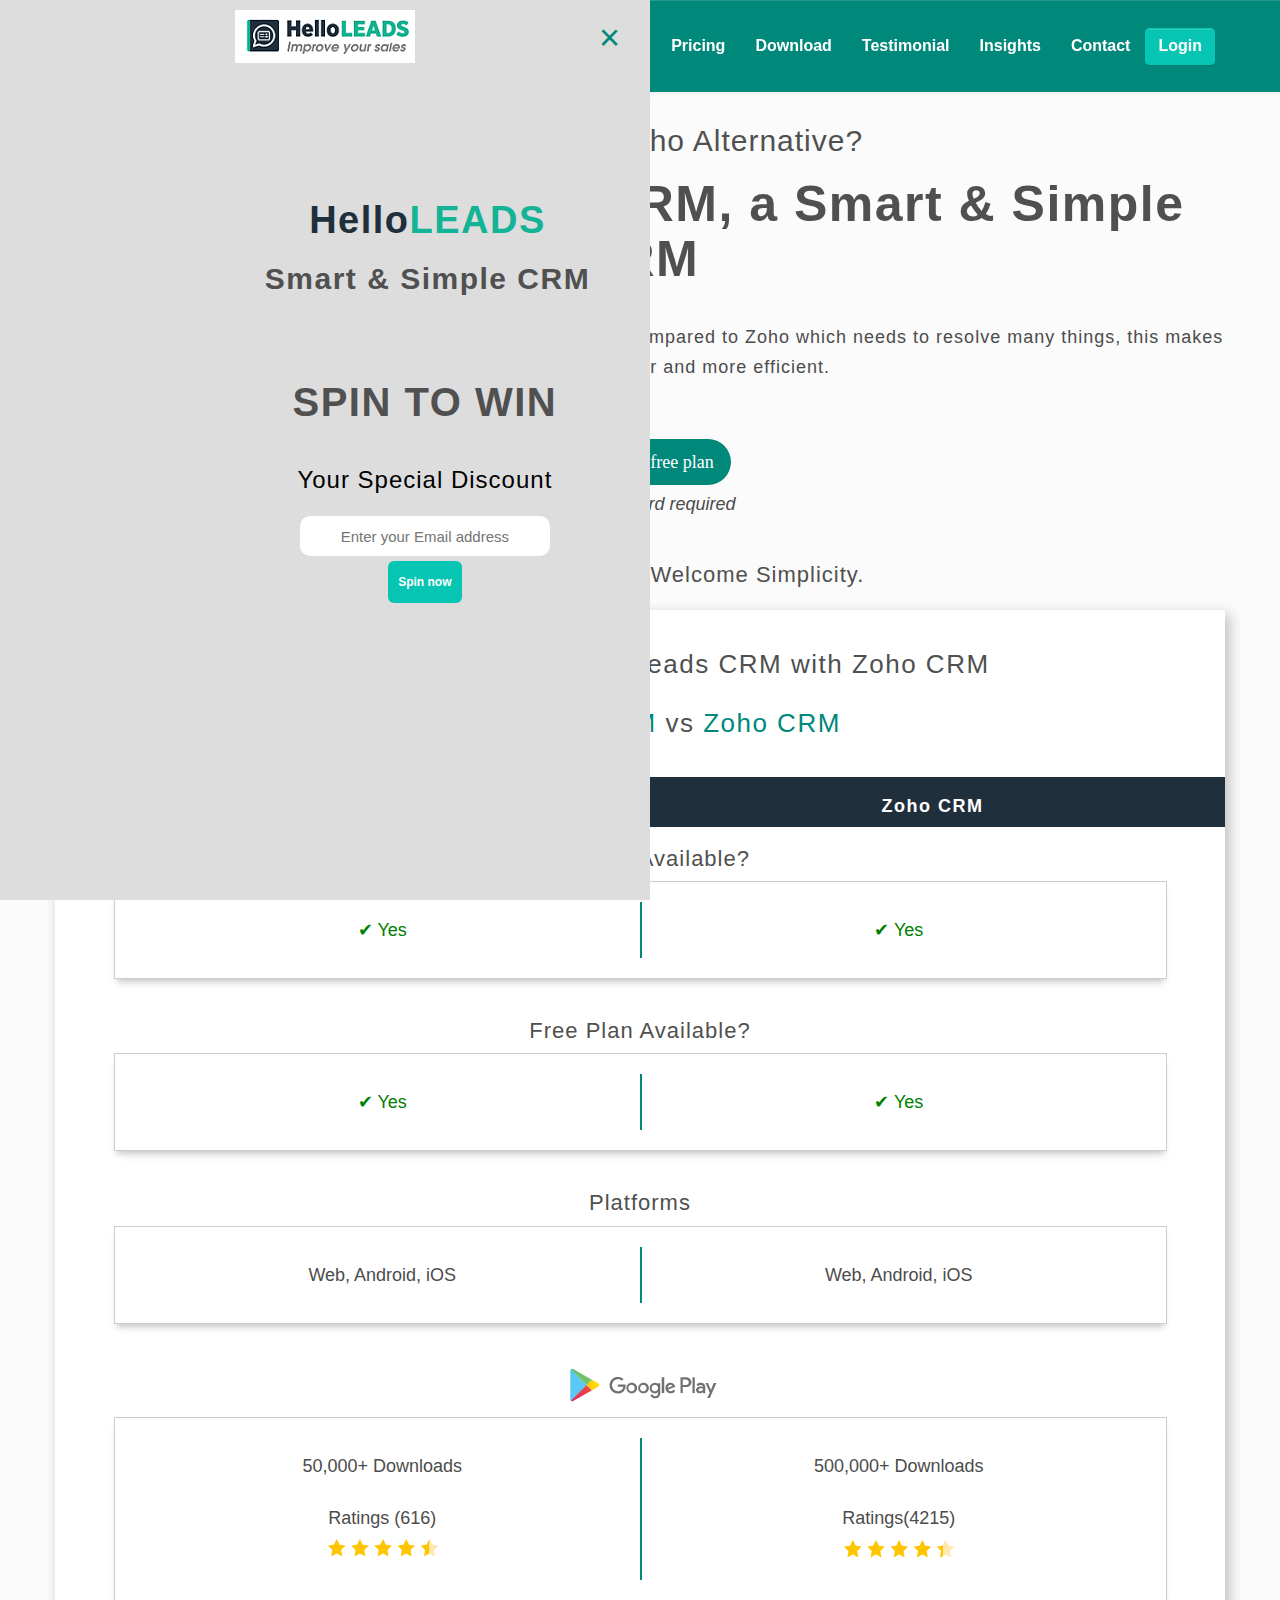
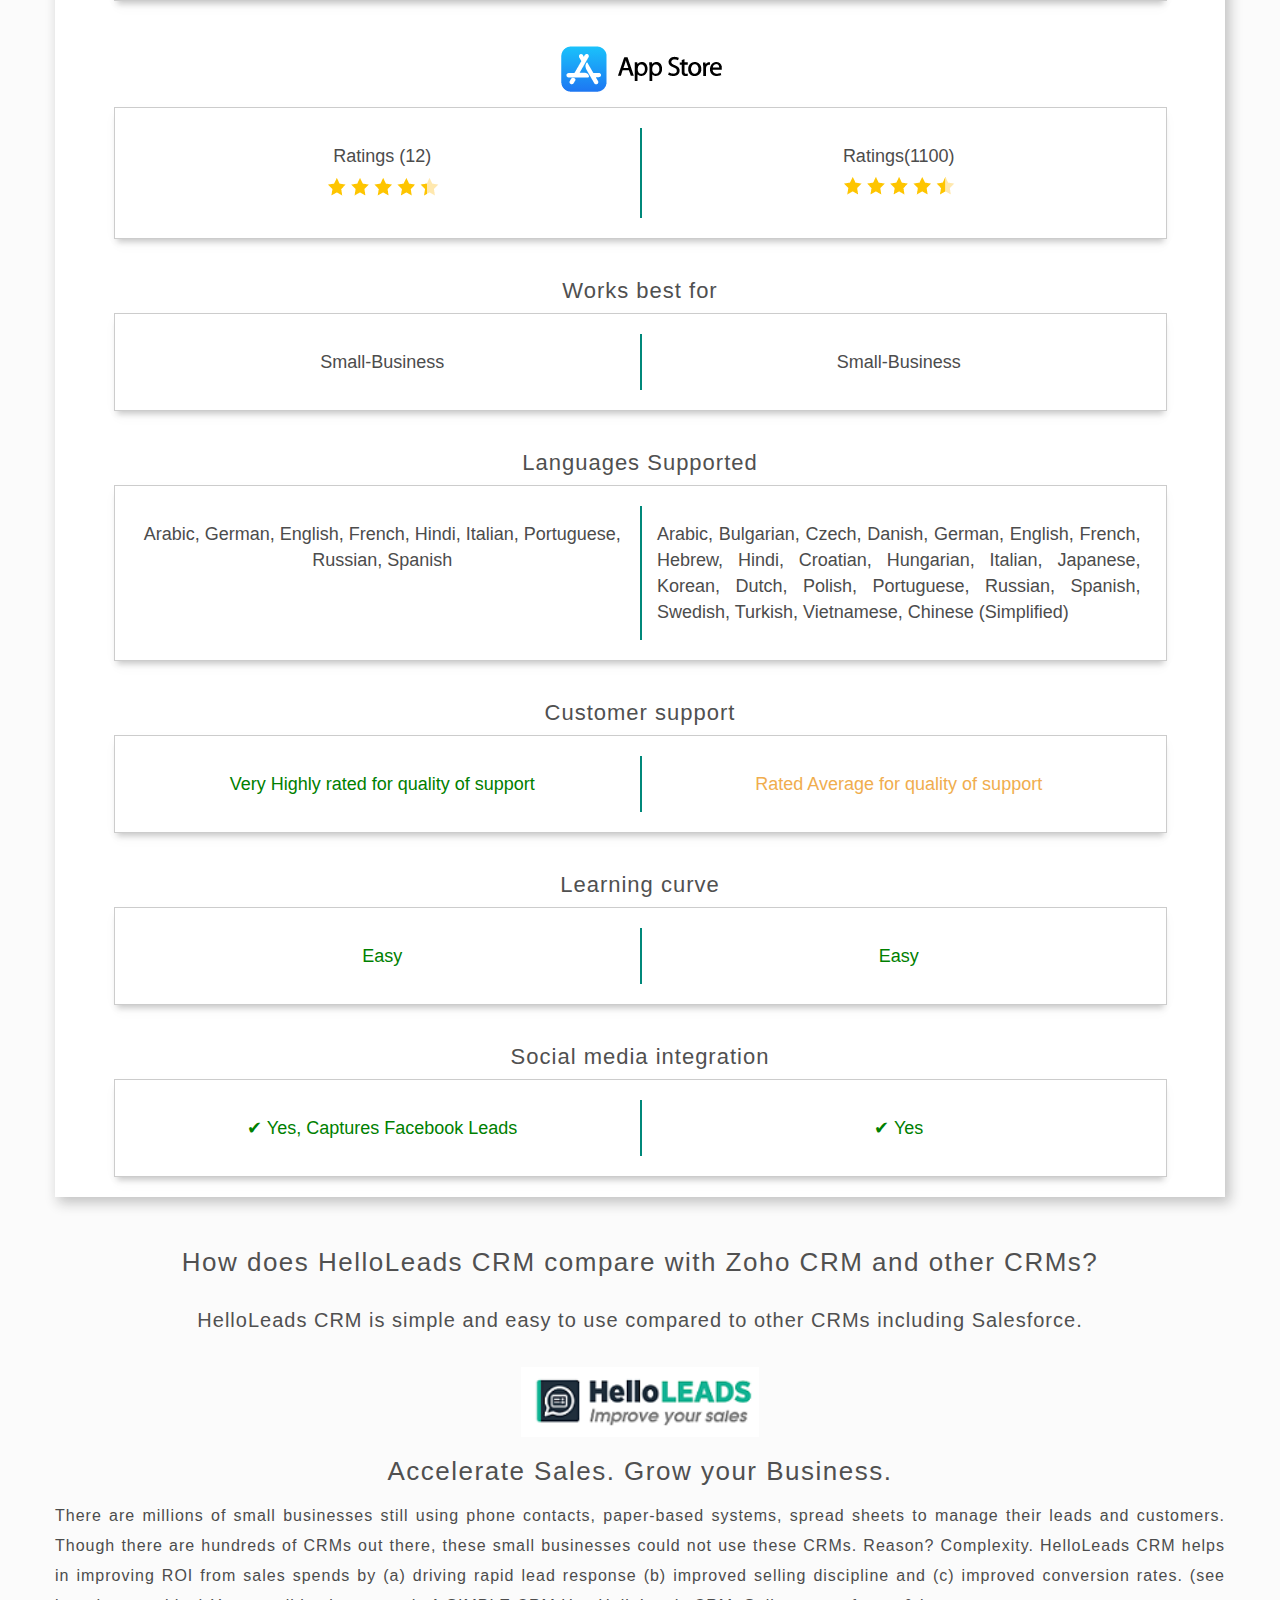
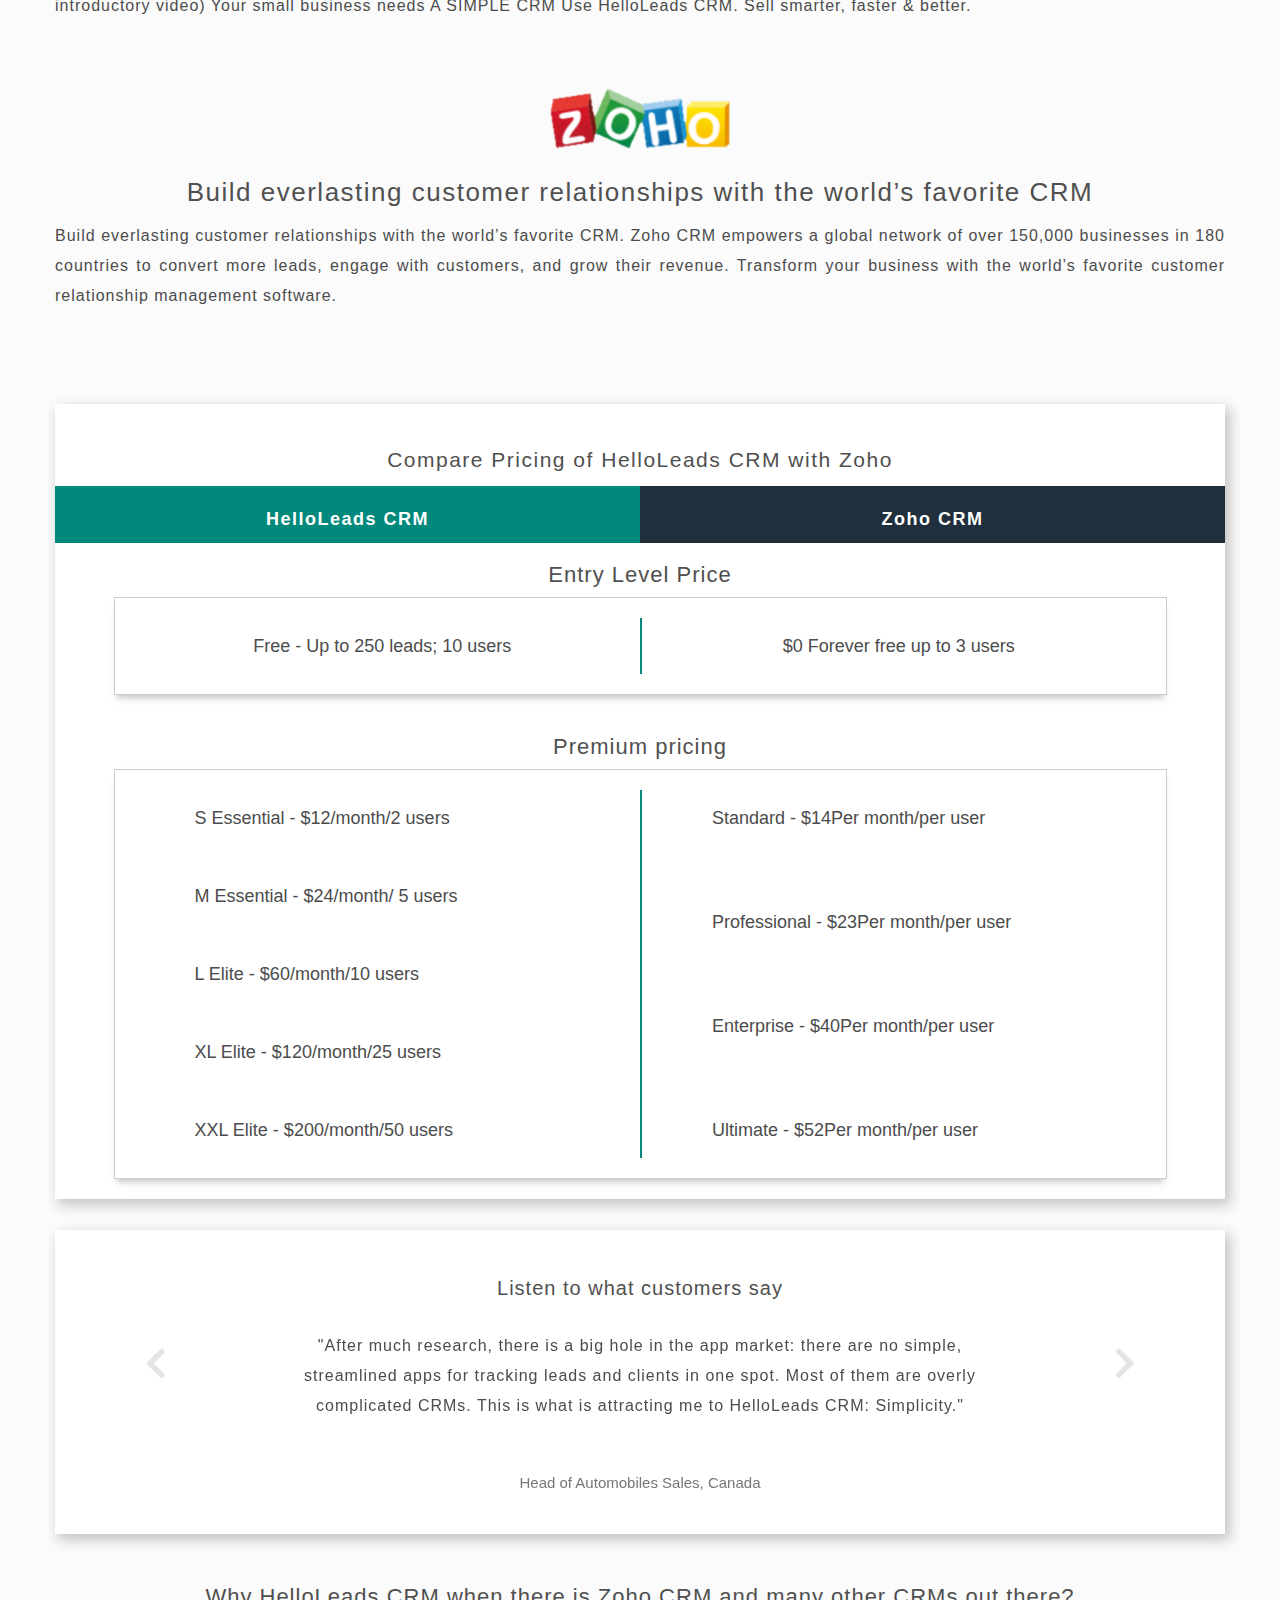
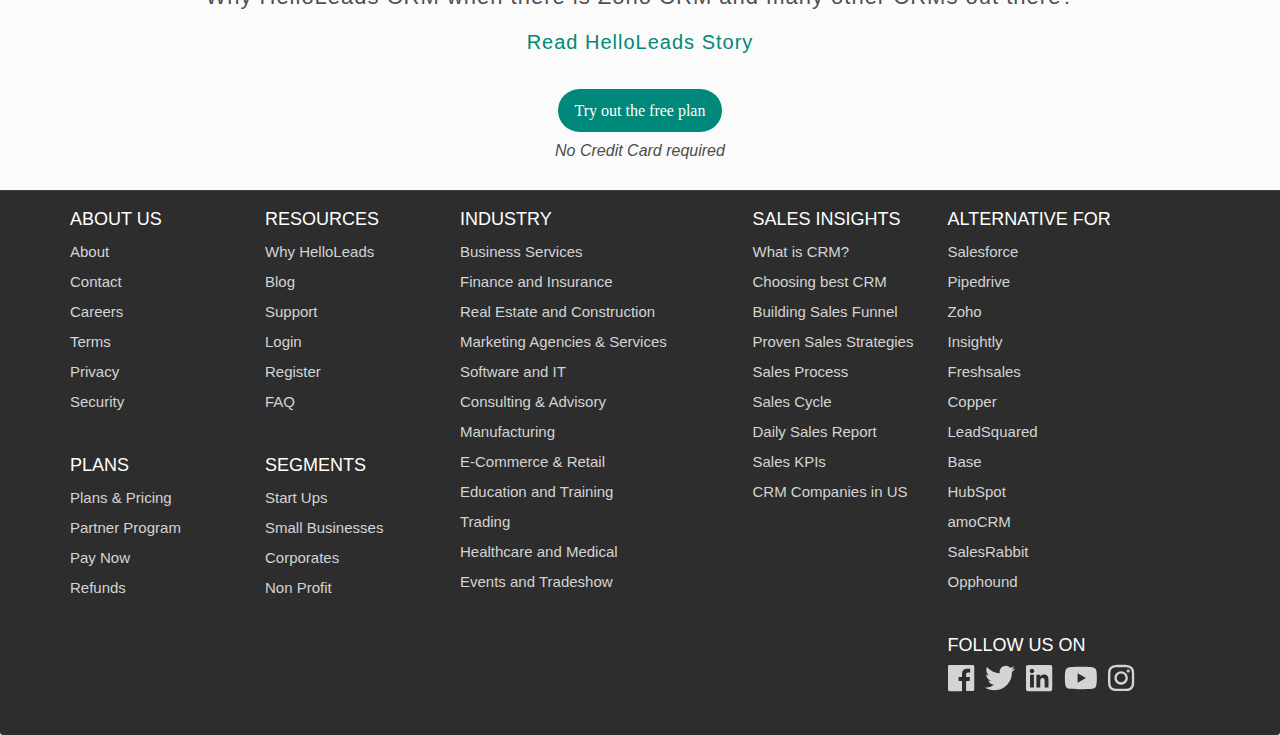
<file: index.html>
<!DOCTYPE html>
<!-- saved from url=(0065)https://www.helloleads.io/compare-crm/salesforce-crm-alternative/ -->
<html class="fontawesome-i2svg-active fontawesome-i2svg-complete"><head><meta http-equiv="Content-Type" content="text/html; charset=UTF-8">

<title>Salesforce  CRM Alternative | HelloLeads vs. Zoho  : A Simple CRM Software Comparison  </title>

  

  <meta name="viewport" content="width=device-width, initial-scale=1">

  <meta name="description" content="Find out why HelloLeads is a better alternative to Salesforce and other most popular CRMs in the market">

  <meta name="keywords" content="Salesforce crm alternatives, Salesforce competitors, Salesforce email alternatives, alternative for Salesforce lead management, Salesforce free alternative">



   <style type="text/css">svg:not(:root).svg-inline--fa{overflow:visible}.svg-inline--fa{display:inline-block;font-size:inherit;height:1em;overflow:visible;vertical-align:-.125em}.svg-inline--fa.fa-lg{vertical-align:-.225em}.svg-inline--fa.fa-w-1{width:.0625em}.svg-inline--fa.fa-w-2{width:.125em}.svg-inline--fa.fa-w-3{width:.1875em}.svg-inline--fa.fa-w-4{width:.25em}.svg-inline--fa.fa-w-5{width:.3125em}.svg-inline--fa.fa-w-6{width:.375em}.svg-inline--fa.fa-w-7{width:.4375em}.svg-inline--fa.fa-w-8{width:.5em}.svg-inline--fa.fa-w-9{width:.5625em}.svg-inline--fa.fa-w-10{width:.625em}.svg-inline--fa.fa-w-11{width:.6875em}.svg-inline--fa.fa-w-12{width:.75em}.svg-inline--fa.fa-w-13{width:.8125em}.svg-inline--fa.fa-w-14{width:.875em}.svg-inline--fa.fa-w-15{width:.9375em}.svg-inline--fa.fa-w-16{width:1em}.svg-inline--fa.fa-w-17{width:1.0625em}.svg-inline--fa.fa-w-18{width:1.125em}.svg-inline--fa.fa-w-19{width:1.1875em}.svg-inline--fa.fa-w-20{width:1.25em}.svg-inline--fa.fa-pull-left{margin-right:.3em;width:auto}.svg-inline--fa.fa-pull-right{margin-left:.3em;width:auto}.svg-inline--fa.fa-border{height:1.5em}.svg-inline--fa.fa-li{width:2em}.svg-inline--fa.fa-fw{width:1.25em}.fa-layers svg.svg-inline--fa{bottom:0;left:0;margin:auto;position:absolute;right:0;top:0}.fa-layers{display:inline-block;height:1em;position:relative;text-align:center;vertical-align:-.125em;width:1em}.fa-layers svg.svg-inline--fa{-webkit-transform-origin:center center;transform-origin:center center}.fa-layers-counter,.fa-layers-text{display:inline-block;position:absolute;text-align:center}.fa-layers-text{left:50%;top:50%;-webkit-transform:translate(-50%,-50%);transform:translate(-50%,-50%);-webkit-transform-origin:center center;transform-origin:center center}.fa-layers-counter{background-color:#ff253a;border-radius:1em;color:#fff;height:1.5em;line-height:1;max-width:5em;min-width:1.5em;overflow:hidden;padding:.25em;right:0;text-overflow:ellipsis;top:0;-webkit-transform:scale(.25);transform:scale(.25);-webkit-transform-origin:top right;transform-origin:top right}.fa-layers-bottom-right{bottom:0;right:0;top:auto;-webkit-transform:scale(.25);transform:scale(.25);-webkit-transform-origin:bottom right;transform-origin:bottom right}.fa-layers-bottom-left{bottom:0;left:0;right:auto;top:auto;-webkit-transform:scale(.25);transform:scale(.25);-webkit-transform-origin:bottom left;transform-origin:bottom left}.fa-layers-top-right{right:0;top:0;-webkit-transform:scale(.25);transform:scale(.25);-webkit-transform-origin:top right;transform-origin:top right}.fa-layers-top-left{left:0;right:auto;top:0;-webkit-transform:scale(.25);transform:scale(.25);-webkit-transform-origin:top left;transform-origin:top left}.fa-lg{font-size:1.33333em;line-height:.75em;vertical-align:-.0667em}.fa-xs{font-size:.75em}.fa-sm{font-size:.875em}.fa-1x{font-size:1em}.fa-2x{font-size:2em}.fa-3x{font-size:3em}.fa-4x{font-size:4em}.fa-5x{font-size:5em}.fa-6x{font-size:6em}.fa-7x{font-size:7em}.fa-8x{font-size:8em}.fa-9x{font-size:9em}.fa-10x{font-size:10em}.fa-fw{text-align:center;width:1.25em}.fa-ul{list-style-type:none;margin-left:2.5em;padding-left:0}.fa-ul>li{position:relative}.fa-li{left:-2em;position:absolute;text-align:center;width:2em;line-height:inherit}.fa-border{border:solid .08em #eee;border-radius:.1em;padding:.2em .25em .15em}.fa-pull-left{float:left}.fa-pull-right{float:right}.fa.fa-pull-left,.fab.fa-pull-left,.fal.fa-pull-left,.far.fa-pull-left,.fas.fa-pull-left{margin-right:.3em}.fa.fa-pull-right,.fab.fa-pull-right,.fal.fa-pull-right,.far.fa-pull-right,.fas.fa-pull-right{margin-left:.3em}.fa-spin{-webkit-animation:fa-spin 2s infinite linear;animation:fa-spin 2s infinite linear}.fa-pulse{-webkit-animation:fa-spin 1s infinite steps(8);animation:fa-spin 1s infinite steps(8)}@-webkit-keyframes fa-spin{0%{-webkit-transform:rotate(0);transform:rotate(0)}100%{-webkit-transform:rotate(360deg);transform:rotate(360deg)}}@keyframes fa-spin{0%{-webkit-transform:rotate(0);transform:rotate(0)}100%{-webkit-transform:rotate(360deg);transform:rotate(360deg)}}.fa-rotate-90{-webkit-transform:rotate(90deg);transform:rotate(90deg)}.fa-rotate-180{-webkit-transform:rotate(180deg);transform:rotate(180deg)}.fa-rotate-270{-webkit-transform:rotate(270deg);transform:rotate(270deg)}.fa-flip-horizontal{-webkit-transform:scale(-1,1);transform:scale(-1,1)}.fa-flip-vertical{-webkit-transform:scale(1,-1);transform:scale(1,-1)}.fa-flip-horizontal.fa-flip-vertical{-webkit-transform:scale(-1,-1);transform:scale(-1,-1)}:root .fa-flip-horizontal,:root .fa-flip-vertical,:root .fa-rotate-180,:root .fa-rotate-270,:root .fa-rotate-90{-webkit-filter:none;filter:none}.fa-stack{display:inline-block;height:2em;position:relative;width:2em}.fa-stack-1x,.fa-stack-2x{bottom:0;left:0;margin:auto;position:absolute;right:0;top:0}.svg-inline--fa.fa-stack-1x{height:1em;width:1em}.svg-inline--fa.fa-stack-2x{height:2em;width:2em}.fa-inverse{color:#fff}.sr-only{border:0;clip:rect(0,0,0,0);height:1px;margin:-1px;overflow:hidden;padding:0;position:absolute;width:1px}.sr-only-focusable:active,.sr-only-focusable:focus{clip:auto;height:auto;margin:0;overflow:visible;position:static;width:auto}</style><link rel="stylesheet" href="./HL_files/bootstrap.min.css">



        <link rel="stylesheet" href="./HL_files/bootstrap-theme.min.css">

        

        <link rel="stylesheet" src="css/external/font-awesome/css/font-awesome.min.css">



        <link href="./HL_files/css" rel="stylesheet">

        <link href="./HL_files/css(1)" rel="stylesheet">

        <link rel="stylesheet" type="text/css" href="./HL_files/css(2)">

        <link rel="stylesheet" type="text/css" href="./HL_files/compare.css">

       <link rel="stylesheet" type="text/css" href="./HL_files/customstyle.css">
<!-- ===============Google Analytics START=============== -->
<script type="text/javascript" async="" src="./HL_files/analytics.js.download"></script><script async="" src="./HL_files/analytics.js.download"></script><script type="text/javascript" src="./HL_files/analytics.js(1).download" async=""></script>
<script async="" src="./HL_files/js"></script>
<script>
window.dataLayer = window.dataLayer || [];
function gtag(){dataLayer.push(arguments);}
gtag('js', new Date());
gtag('config', 'UA-109296886-1');
</script>
<script src="https://d3js.org/d3.v3.min.js" charset="utf-8"></script>
<!-- ===============Google Analytics END=============== -->
</head>



<body id="comparebody" style="background-color: #FBFBFB;position:relative;" >



<!--<div id="infoi">
    <img class = "mainimg" src="https://appharbor.com/assets/images/stackoverflow-logo.png" height="20" width="32" />
    <div id="chart"></div>
    <img class = "closepng" src="./HL_files/cancel.png" onclick="closediv()">
    <input type="email" placeholder="Enter your Email address"/>
    <button id="spinwheel" onclick="clickspin()">Spin now</button>
</div>-->
<div id="mySidenav" class="sidenav">
  <a href="javascript:void(0)" class="closebtn" onclick="closeNav()">&times;</a>
  
  <div id="chart"></div>
  <div><img src="./HL_files/HLS_Logo.png"/></div>
  <div class="spinimg"><!--<img src="./HL_files/helloleads.png"/>-->
      <h2><span style="color: #202f3c">Hello</span><span style="color: #13b395">LEADS</span></h2>
      <h2 style="font-size: 30px !important;">Smart & Simple CRM</h2>
  </div>
  <div class="spininput" >
  <h2 style="font-weight: 700;font-size: 40px;">SPIN TO WIN</h2>
  <h4  style="font-size: 24px; margin-top:43px;margin-bottom: 23px;color: black">Your Special Discount</h4>
  <input id="spinemail" type="email" placeholder="Enter your Email address"/><br>

  <button id="spinwheel" onclick="clickspin()" style="margin-top:5px;">Spin now</button>
  </div>
</div>
<script type="text/javascript">
    function closeNav() {
      //document.getElementById("mySidenav").style.width = "0px!important";
      //document.getElementsByClassName("sidenav")[0].style.width = "0px";
      var x = document.querySelectorAll("#mySidenav");
      x[0].style.setProperty("width", "0", "important");
      document.getElementById("mySidenav").style.minWidth = "0px";
    }
  function closediv()
  {
    document.getElementById("infoi").style.display="none";
  }
  var maxw = 600 > document.getElementsByTagName("html")[0].offsetWidth ? document.getElementsByTagName("html")[0].offsetWidth : 500;
  var padding = {top:20, right:40, bottom:0, left:0},
            w = maxw - padding.left - padding.right,
            h = maxw - padding.top  - padding.bottom,
            r = Math.min(w, h)/2,
            rotation = 0,
            oldrotation = 0,
            picked = 100000,
            oldpick = [],
            color = d3.scale.category20();
    var colorssector = ["#01897b","#01997b","#01a97b","#01b97b","#01c97b"]
var data = [
                    {"label":"10% Discount",  "value":1},
                    {"label":"15% Discount",  "value":1},
                    {"label":"5% Discount",  "value":1},
                    {"label":"20% Discount",  "value":1},
                    {"label":"50% Discount",  "value":1},
                    {"label":"10% Discount",  "value":1},
                    {"label":"15% Discount",  "value":1},
                    {"label":"5% Discount",  "value":1},
                    {"label":"20% Discount",  "value":1},
                    {"label":"50% Discount",  "value":1}
        ];
var svg = d3.select('#chart')
            .append("svg")
            .data([data])
            .attr("width",  w + padding.left + padding.right)
            .attr("height", h + padding.top + padding.bottom);
        var container = svg.append("g")
            .attr("class", "chartholder")
            .attr("transform", "translate(" + (w/2 + padding.left) + "," + (h/2 + padding.top) + ")")
            .attr("id","svgchart");
        var vis = container
            .append("g");
           
        var pie = d3.layout.pie().sort(null).value(function(d){return 1;});

        // declare an arc generator function
        var arc = d3.svg.arc().outerRadius(r);

        // select paths, use arc generator to draw
        var arcs = vis.selectAll("g.slice")
            .data(pie)
            .enter()
            .append("g")
            .attr("class", "slice");
            

        arcs.append("path")
            .attr("fill", function(d, i){return colorssector[i%5];})
            .attr("d", function (d) {return arc(d); })
            .style({"border":"1px solid black"});

        // add the text
        arcs.append("text").attr("transform", function(d){
                d.innerRadius = 0;
                d.outerRadius = r;
                d.angle = (d.startAngle + d.endAngle)/2;
                return "rotate(" + (d.angle * 180 / Math.PI - 90) + ")translate(" + (d.outerRadius -10) +")";
            })
            .attr("text-anchor", "end")
            .style({"font-weight":"Normal", "font-size":"15px","fill":"white"})
            .text( function(d, i) {
                return data[i].label;
            });

        


        function spin(d){
            
            container.on("click", null);

            //all slices have been seen, all done
            console.log("OldPick: " + oldpick.length, "Data length: " + data.length);
            if(oldpick.length == data.length){
                console.log("done");
                container.on("click", null);
                return;
            }

            var  ps       = 360/data.length,
                 pieslice = Math.round(1440/data.length),
                 rng      = Math.floor((Math.random() * 1440) + 360);
                
            rotation = (Math.round(rng / ps) * ps);
            
            picked = Math.round(data.length - (rotation % 360)/ps);
            picked = picked >= data.length ? (picked % data.length) : picked;


            if(oldpick.indexOf(picked) !== -1){
                d3.select(this).call(spin);
                return;
            } else {
                oldpick.push(picked);
            }

            rotation += 90 - Math.round(ps/2);

            vis.transition()
                .duration(3000)
                .attrTween("transform", rotTween)
                .each("end", function(){

                    //mark question as seen
                    d3.select(".slice:nth-child(" + (picked + 1) + ") path")
                        .attr("fill", "#111");

                    //populate question
                    console.log(data[picked].label)
                    alert("Congratulations "+document.getElementById("spinemail").value+"! You won "+data[picked].label)
                    oldrotation = rotation;
                
                    //container.on("click", spin);
                });
        }

        //make arrow
        svg.append("g")
            .attr("transform", "translate(" + (w + padding.left + padding.right) + "," + ((h/2)+padding.top) + ")")
            .append("path")
            .attr("d", "M-" + (r*.15) + ",0L0," + (r*.05) + "L0,-" + (r*.05) + "Z")
            .style({"fill":"#00887a"});

          container.append("circle")
            .attr("cx", 0)
            .attr("cy", 0)
            .attr("r", 10)
            .style({"fill":"#01897b","cursor":"pointer","color":"white"});
        
        container.append("circle")
            .attr("cx", 0)
            .attr("cy", 0)
            .attr("r", r)
            .attr("stroke",function(d,i){return "#535254";})
            .attr("stroke-width",function(d,i){return 6;})
            .style({"fill":"none"})
        function rotTween(to) {
          var i = d3.interpolate(oldrotation % 360, rotation);
          return function(t) {
            return "rotate(" + i(t) + ")";
          };
        }
        
        
        function getRandomNumbers(){
            var array = new Uint16Array(1000);
            var scale = d3.scale.linear().range([360, 1440]).domain([0, 100000]);

            if(window.hasOwnProperty("crypto") && typeof window.crypto.getRandomValues === "function"){
                window.crypto.getRandomValues(array);
                console.log("works");
            } else {
                //no support for crypto, get crappy random numbers
                for(var i=0; i < 1000; i++){
                    array[i] = Math.floor(Math.random() * 100000) + 1;
                }
            }

            return array;
        }
        
        function clickspin()
        {
          if(document.getElementById("spinemail").value.trim()!="" && document.getElementById("spinemail").checkValidity())
          {
              container.on("click", spin);
              document.getElementById("svgchart").dispatchEvent(new Event('click'));
              document.getElementById("spinwheel").onclick = null;
          }
          else if(document.getElementById("spinemail").value.trim()=="")
          {
            alert("Enter Email address")
          }
          else
          {
            document.getElementById("spinemail").reportValidity()
          }
        }
</script>
<header>

    <style>
 


.login{

    position: relative;

    top: 7px;

    color: #FFF !important;

}

#header-nav ul{
  padding-top: 0px !important;
}


.bg-primary {
    background-image: linear-gradient(-135deg, #00887a 80.1%, transparent 0),linear-gradient(-45deg, #00887a 80%, transparent 0), linear-gradient(-45deg, #ffffff 100%, transparent 0) !important;
  }

 .navbar {
	padding:.5rem 1rem;
}
@media(max-width: 1080px){
	.navbar-default{
    background: linear-gradient(-45deg,#00887a 80%,transparent 0), linear-gradient(-45deg,#00887a 100%,transparent 0) !important;
}
}
@media(max-width: 936px){
    .navbar-default .navbar-nav>li>a, .navbar .btn-primary{
    	font-size : 12px !important;
    }
}
@media (max-width: 767px) and (min-width: 320px){
.bg-primary {
    background-image: none !important;
    background-color: #fff !important;
}
}
@media (max-width: 767px){
.navbar {
    background: #FFF !important;
}
.navbar-nav{
  background: #fff;
}
 
.navbar-nav .nav-item .nav-link {
    font-weight: 600;
    font-size: 16px;
    color: #00887a !important;
}

}
.navbar-dark .navbar-toggler {
    border-color: #00887a;
}

.navbar-toggler {
    padding: .25rem .75rem .25rem .75rem;
    font-size: 1.25rem;
    line-height: 1;
    background-color: transparent;
    border: 1px solid transparent;
    border-radius: .25rem;
    position: relative;
    top: -1px;
}

 .navbar-toggler:focus, .navbar-toggler:active {
 outline: none;
 box-shadow: none;
 }
 
 @media(max-width: 767px){
  .navbar-nav{
    border-bottom: 1px solid #f1f1f1;
  }
 }
 
 .navbar-collapse {

    -ms-flex-preferred-size: 100%;

    flex-basis: 100%;

    -ms-flex-positive: 1;

    flex-grow: 1;

    -ms-flex-align: center;

    align-items: center;

}

.collapse {
    display: none;
}



.collapse.show {
    display: block;

}

#infoi {
  z-index: 2000;
    background-color:rgba(12,12,12,0.5);
    position: fixed;
    top: 0px;
    left: 0px;
    width: 100%;
    height: 100%;
}
#infoi input
{
    position: absolute;
    top: 80%;
    left: 30%;
    transform: translate(-30%, -80%);
    border-radius: 10px;
    border: none;
    width: 50%;
    height: 50px;
    text-align: center;
    color: black;
    font-size: 20px;
}
#infoi button
{
    position: absolute;
    right: 20%;
    top: 80%;
    transform: translate(10%, -80%);
    height: 50px;
    padding-left: 10px;
    padding-right: 10px;
    color: white;
    font-weight: bold;
    font-size: 18px;
    border-radius: 6px;
    border: none;
    background-color: #06c5b2;
}
#infoi .closepng
{
  position: absolute;
  right: 5%;
  top: 5%;
  width: 50px;
  cursor: pointer;
}
#chart
{
  width:500px;
  height:400px;
  position: absolute;
  left : -227px;
  top: 50%;
  transform: translate(0,-50%);
}
 @media(max-width: 740px)
 {
    .sidenav {
        width: 100% !important;
        padding: 0 !important;
        overflow: hidden;
    }
    .spininput h4
    {
        font-size: 15px !important;
    }
    .spininput
    {
           position: absolute;
            left: 50%!important;
            top: 65%!important;
            transform: translate(-50%,-10%);
            width: 70%!important;

    }
    .spininput button,.spininput input
    {
        width: 100% !important;
        margin-top: 10px;
        margin-bottom: 10px;
    }
    .spininput h2
    {
        font-size: 28px !important;
    }
    .spininput h4
    {
        font-size: 15px !important;
    }
    .spininput h2,.spininput h4
    {
        margin-bottom: 2px!important;
        margin-top:5px!important;
    }
    #chart
    {
        top:2%!important;
        transform: translate(0px,2%);
    }
    .spinimg
    {
            left: 70% !important;
            width: 300px !important;
            transform: translateX(-50%);
            display: none;
    }
}
@media(max-width: 940px) and (min-width: 740px)
 {

    .spininput
    {
        position: absolute;
        left: 45%!important;
        top : 60%!important;
    }
    .spininput h4
    {
        font-size: 15px !important;
    }
    
 }

.sidenav {
  height: 100%;
  width: 650px;

  position: fixed;
  z-index: 3000;
  top: 0;
  left: 0;
  background-color: #ddd;
  overflow-x: hidden;
  transition: 0.5s;
  padding-top: 10px;
  text-align: center;
}

.sidenav h3 {
  padding: 8px 8px 8px 32px !important;
  margin-top: 10px;
  margin-left: -100px;
  text-decoration: none;
  font-size: 25px !important; 
  color: #818181 !important;
  display: block !important;
  transition: 0.3s !important;
  font-weight: 800 !important;
}


.sidenav .closebtn {
  position: absolute;
  top: 0;
  right: 25px;
  font-size: 36px;
  margin-top: 20px;
  margin-left: 50px;
  color: #01897b;
  padding: 5px;
}
.spininput
{
    position: absolute;
    left: 45%;
    top: 40%;


}
.sidenav input
{
    
    border-radius: 10px;
    border: none;
    width: 250px;
    height: 40px;
    text-align: center;
    color: black;
    font-size: 15px;
}
.sidenav button
{
    
    height: 42px;
    padding-left: 10px;
    padding-right: 10px;
    color: white;
    font-weight: bold;
    font-size: 12px;
    border-radius: 6px;
    border: none;
    background-color: #06c5b2;
}
.spinimg
{
    width: 400px;
    position: absolute;
    left: 35%;
    top: 20%;
}
.spinimg h2
{
    font-size: 38px !important;
    font-weight: 700 !important;
}
@media screen and (max-height: 450px) {
  .sidenav {padding-top: 15px;}
  .sidenav a {font-size: 18px;}
}
</style>





<!-- =================Common Header================= -->



<nav id="header-nav" class="navbar navbar-default navbar-fixed-top bg-primary">



<div class="container-fluid">



<div class="navbar-header">



<div class="navbar-brand" style="margin-left: -25px;">



<a href="https://www.helloleads.io/" target="_blank"><img src="./HL_files/HLS_Logo.png"></a>



</div>



<button type="button" id="navbar-Toggle" class="navbar-toggle collapsed" data-toggle="collapse" data-target="#collapsable-nav" aria-expanded="false">



<span class="sr-only">Toggle Navigation</span>



<span class="icon-bar"></span>



<span class="icon-bar"></span>



<span class="icon-bar"></span>



</button>



</div>



<div id="collapsable-nav" class="collapse navbar-collapse">



<ul id="nav-list" class="nav navbar-nav navbar-right">







<li><a href="https://www.helloleads.io/#features" target="_blank">Why HelloLeads</a></li>



<li><a href="https://www.helloleads.io/#extra-features" target="_blank">Features</a></li>



<li><a href="https://www.helloleads.io/#pricing" target="_blank">Pricing</a></li>



<li><a href="https://www.helloleads.io/#download" target="_blank">Download</a></li>



<li><a href="https://www.helloleads.io/#team" target="_blank">Testimonial</a></li>



<li><a href="https://www.helloleads.io/blog/" target="_blank">Insights</a></li>



<li><a href="https://www.helloleads.io/contact" target="_blank">Contact</a></li>



<li><button class="btn btn-primary login" style="margin-right: 20px;"><a style="color: #FFF !important;text-shadow: none;" href="https://app.helloleads.io/index.php/app/account/login" target="_blank">Login</a> </button></li> 





</ul>



</div> 



</div>



</nav>







 <!-- Form -->

   <!--  <div class="modal fade" id="exampleModal" tabindex="-1" role="dialog" aria-labelledby="exampleModalLabel" aria-hidden="true">

     <div class="modal-dialog" role="document">

      <div class="modal-content">

      <div class="modal-header">

        <h5 class="modal-title" id="exampleModalLabel">Call me now</h5>

        <button type="button" class="close" data-dismiss="modal" aria-label="Close">

          <span aria-hidden="true">&times;</span>

        </button>

      </div>

      <div class="modal-body">

      

      <div class='form-bottom' id='form_sample' data-key='c93041c29736f481d17fa2a25048d8e3'></div>

        

        

      </div>

      

    </div>

  </div>

</div> 



<script>

 $('#exampleModal').submit(function(e) {

    $("#exampleModal").modal("hide") 

});

</script>



<script>

  $(function() {

    $('#exampleModal').on('submit', function(e) {

          e.preventDefault();

          setTimeout(function() {

               window.location.reload();

          },2000);

          this.submit();

    });

});

</script>





 <script type='text/javascript' src='https://app.helloleads.io/js/intial.js'></script> -->
</header>



<section id="compare"> 

  <div class="container">

    

    <div class="row">

      <h3 class="r1 text-center" style=" font-weight:500;">Looking for a  <span>  Zoho </span> Alternative?</h3>
      <h2 class="r2 text-center" style="font-weight:bold;margin-top:2rem;"> Meet <span>HELLOLEADS CRM,</span> a Smart & Simple CRM</h2>
      <p class="text-center" style="font-size:18px;margin-top:3rem;">HelloLeads CRM is simpler to implement basic use cases when compared to Zoho which needs to resolve many things, this makes HelloLeads CRM faster and more efficient. </p>
    </div>
<style type="text/css">
	#compare .r1
	{
		font-size : 30px;
	}
	#compare .r2
	{
		font-size : 50px;
	}
	@media(max-width:767px){
		#compare .r1
		{
			font-size : 24px;
		}
		#compare .r2
		{
			font-size : 36px;
		}
	}
	.tab-title
	{
		background: #01897b;
	}
	.tab-title h2
	{
		font-size: 18px !important;
		font-weight: bolder !important;
		color: #fff !important;
	}
	.tab{
			margin: 0px !important
		}
	.table-title h3
	{
		font-size: 22px !important;
	}
	.tab-comp
	{
		box-shadow: 0 6px 6px -3px rgb(0 0 0 / 20%), 0px 10px 14px 1px rgb(0 0 0 / 1%), 0px 4px 18px 3px rgb(0 0 0 / 1%);
		padding: 20px 10px;
		border: 1px solid #ccc;
	}
	.table-comp-div 
	{
		padding: 15px;
		font-weight: 400;
		font-size: 18px;

	}
</style>


    <div class="bu text-center paynow">  

      <!--<a href="https://app.helloleads.io/index.php/app/account/register" target="_blank" role="button" class="btn btn btn-lg nounderline">Sign up for 14 days trial<br></a>-->
	  
	  <a href="https://app.helloleads.io/index.php/app/account/register" target="_blank" role="button" class="btn btn btn-lg nounderline" style="font-size:18px">Try out the free plan<br></a>

      <h6 style="text-align: center; font-size: 18px;"><i> No Credit Card required </i> </h6>

    </div><br>



    <div class="row">

      <h3 class="text-center" style="padding-bottom: 13px;">Goodbye Complexity. Welcome Simplicity. </h3>

    </div>

	</div>

 </section>


<section id="heading"> 

    <div class="container s">

      <div class="row text-center">

         

         <h2 style="margin-top: 40px;"> Compare features of <span> HelloLeads CRM </span> with <span>Zoho CRM</span> </h2>

      </div>

<div class="row text-center">
  
  <h2 style="margin-bottom: 40px;"> <a href="https://www.helloleads.io/#pricing" target="_blank" style="color: #00887a"> HelloLeads CRM </a> vs<a href="http://www.zoho.com/crm/" target="_blank" style="color: #00887a"> Zoho CRM</a> </h2>

  <div  class="header-tab tab row text-center" onload="setheaderssticky()" style="position: sticky;z-index:999;background:#202f3c">
  	<div class="tab-title col-md-6 col-sm-6 col-xs-6 col-lg-6 text-center">
  		<h2>HelloLeads <span class="crmdown">CRM</span></h2>
  	</div>
  	<div class="tab-title col-md-6 col-sm-6 col-xs-6 col-lg-6 text-center" style="background: #202f3c">
  		<h2>Zoho <span class="crmdown">CRM</span></h2>
  	</div>
  </div>
  <div class="tab row text-center">
  	<div class="table-title text-center"><h3>Free Trial Available?</h3></div></div>
  	<div class="tab-comp row" style="width:90%; margin: auto;margin-bottom:20px;">
  		<div class="table-comp-div col-md-6 col-sm-6 col-xs-6 col-lg-6 text-center" style="color: green">
  			&#10004; Yes
  		</div>
  		<div class="table-comp-div col-md-6 col-sm-6 col-xs-6 col-lg-6 text-center" style="border-left: 2px solid #00887a; color:green">&#10004; Yes</div>
  </div>
  <div class="tab row text-center">
  	<div class="table-title text-center"><h3>Free Plan Available?</h3></div></div>
  	<div class="tab-comp row" style="width:90%; margin: auto;margin-bottom:20px;">
  		<div class="table-comp-div col-md-6 col-sm-6 col-xs-6 col-lg-6 text-center" style="color: green">
  			&#10004; Yes
  		</div>
  		<div class="table-comp-div col-md-6 col-sm-6 col-xs-6 col-lg-6 text-center" style="border-left: 2px solid #00887a; color:green">&#10004; Yes</div>
  </div>
  <div class="tab row text-center">
  	<div class="table-title text-center"><h3>Platforms</h3></div></div>
  	<div class="tab-comp row" style="width:90%; margin: auto;margin-bottom:20px;">
  		<div class="table-comp-div col-md-6 col-sm-6 col-xs-6 col-lg-6 text-center">
  			Web, Android, iOS
  		</div>
  		<div class="table-comp-div col-md-6 col-sm-6 col-xs-6 col-lg-6 text-center" style="border-left: 2px solid #00887a;">Web, Android, iOS</div>
  </div>
  <div class="tab row text-center">
  	<div class="table-title text-center"><h3><img src="./HL_files/pstr.png"></h3></div></div>
  	<div class="tab-comp row" style="width:90%; margin: auto;margin-bottom:20px;">
  		<div class="table-comp-div col-md-6 col-sm-6 col-xs-6 col-lg-6 text-center">
  			50,000+ Downloads<br><br> Ratings (616)<br><img src="./HL_files/star44.png">
  		</div>
  		<div class="table-comp-div col-md-6 col-sm-6 col-xs-6 col-lg-6 text-center" style="border-left: 2px solid #00887a;">500,000+ Downloads<br><br> Ratings(4215)<br><img src="./HL_files/star42.png"></div>
  </div>
  <div class="tab row text-center">
  	<div class="table-title text-center"><h3><img src="./HL_files/apstr.png"></h3></div></div>
  	<div class="tab-comp row" style="width:90%; margin: auto;margin-bottom:20px;">
  		<div class="table-comp-div col-md-6 col-sm-6 col-xs-6 col-lg-6 text-center">
  			Ratings (12)<br><img src="./HL_files/star42.png">
  		</div>
  		<div class="table-comp-div col-md-6 col-sm-6 col-xs-6 col-lg-6 text-center" style="border-left: 2px solid #00887a;">Ratings(1100)<br><img src="./HL_files/star44.png"></div>
  </div>
  <div class="tab row text-center">
  	<div class="table-title text-center"><h3>Works best for</h3></div></div>
  	<div class="tab-comp row" style="width:90%; margin: auto;margin-bottom:20px;">
  		<div class="table-comp-div col-md-6 col-sm-6 col-xs-6 col-lg-6 text-center">
  			Small-Business
  		</div>
  		<div class="table-comp-div col-md-6 col-sm-6 col-xs-6 col-lg-6 text-center" style="border-left: 2px solid #00887a;">Small-Business</div>
  </div>
  <div class="tab row text-center">
  	<div class="table-title text-center"><h3>Languages Supported</h3></div></div>
  	<div class="tab-comp row" style="width:90%; margin: auto;margin-bottom:20px;">
  		<div class="table-comp-div col-md-6 col-sm-6 col-xs-6 col-lg-6 text-center">
  			Arabic, German, English, French, Hindi, Italian, Portuguese, Russian, Spanish
  		</div>
  		<div class="table-comp-div col-md-6 col-sm-6 col-xs-6 col-lg-6 text-center" style="border-left: 2px solid #00887a;text-align:justify;">Arabic, Bulgarian, Czech, Danish, German, English, French, Hebrew, Hindi, Croatian, Hungarian, Italian, Japanese, Korean, Dutch, Polish, Portuguese, Russian, Spanish, Swedish, Turkish, Vietnamese, Chinese (Simplified)</div>
  </div>
  <div class="tab row text-center">
  	<div class="table-title text-center"><h3>Customer support</h3></div></div>
  	<div class="tab-comp row" style="width:90%; margin: auto;margin-bottom:20px;">
  		<div class="table-comp-div col-md-6 col-sm-6 col-xs-6 col-lg-6 text-center" style="color: green">
  			Very Highly rated for quality of support
  		</div>
  		<div class="table-comp-div col-md-6 col-sm-6 col-xs-6 col-lg-6 text-center" style="border-left: 2px solid #00887a; color:#f0ad4e">Rated Average for quality of support</div>
  </div>
  <div class="tab row text-center">
  	<div class="table-title text-center"><h3>Learning curve</h3></div></div>
  	<div class="tab-comp row" style="width:90%; margin: auto;margin-bottom:20px;">
  		<div class="table-comp-div col-md-6 col-sm-6 col-xs-6 col-lg-6 text-center" style="color: green">
  			Easy
  		</div>
  		<div class="table-comp-div col-md-6 col-sm-6 col-xs-6 col-lg-6 text-center" style="border-left: 2px solid #00887a; color:green">Easy</div>
  </div>
  <div class="tab row text-center">
  	<div class="table-title text-center"><h3>Social media integration</h3></div></div>
  	<div class="tab-comp row" style="width:90%; margin: auto;margin-bottom:20px;">
  		<div class="table-comp-div col-md-6 col-sm-6 col-xs-6 col-lg-6 text-center" style="color: green">
  			&#10004; Yes, Captures Facebook Leads
  		</div>
  		<div class="table-comp-div col-md-6 col-sm-6 col-xs-6 col-lg-6 text-center" style="border-left: 2px solid #00887a; color:green">&#10004; Yes</div>
  </div>
</div>

</div></section>

<section id="compare1">

  <div class="container">

    <div class="row text-center">

    <h2> How does HelloLeads CRM compare with Zoho CRM and other CRMs? </h2>

   <h4 style="padding-top: 22px;"> HelloLeads CRM is simple and easy to use compared to other CRMs including Salesforce.</h4><br>
   <img src="./HL_files/HLS_Logo.png" style="height:70px" />
   <h2> Accelerate Sales. Grow your Business.</h2>
   <p style="text-align:justify">There are millions of small businesses still using phone contacts, paper-based systems, spread sheets to manage their leads and customers. Though there are hundreds of CRMs out there, these small businesses could not use these CRMs. Reason?  Complexity.
HelloLeads CRM helps in improving ROI from sales spends by (a) driving rapid lead response (b) improved selling discipline and (c) improved conversion rates. (see introductory video)
Your small business needs
A SIMPLE CRM
Use HelloLeads CRM. Sell smarter, faster & better.</p><br><br>
<img src="./HL_files/zh.png" style="height:70px" />
   <h2> Build everlasting customer relationships with the world’s favorite CRM</h2>
   <p style="text-align:justify">Build everlasting customer relationships with the world’s favorite CRM. Zoho CRM empowers a global network of over 150,000 businesses in 180 countries to convert more leads, engage with customers, and grow their revenue. Transform your business with the world’s favorite customer relationship management software.
</p><br><br><br>
 </div>

    </div>

</section>
<section id="heading2"> 
<style type="text/css">
	#heading2 .s
	{
		box-shadow: 4px 5px 12px 1px #c3c3c3;
	    margin-bottom: 31px;
	    background: #FFF;
	    padding: 0px;
	}
	#heading2 h2 {
    line-height: 1.5;
    padding-left: 3px;
    padding-right: 3px;
    line-height: 1.5;
    font-size: 21px;
}
@media(min-width: 900px)
{
	.pric
	{
		padding-left: 70px;
	}
}
</style>
    <div class="container s">

      <div class="row text-center">

         

         <h2 style="margin-top: 40px;"> Compare Pricing of <span style="color: #;"> HelloLeads CRM </span> with <span style="color: #;">Zoho</span> </h2>

      </div>
	<div  class="header-tab tab row text-center" onload="setheaderssticky()" style="position: sticky;z-index:999;background:#202f3c">
		<div class="tab-title col-md-6 col-sm-6 col-xs-6 col-lg-6 text-center">
			<h2>HelloLeads <span class="crmdown">CRM</span></h2>
		</div>
		<div class="tab-title col-md-6 col-sm-6 col-xs-6 col-lg-6 text-center" style="background: #202f3c">
			<h2>Zoho <span class="crmdown">CRM</span></h2>
		</div>
  	</div>
  	<style type="text/css">
  		@media(max-width: 410px)
  		{
  			.crmdown
  			{
  				width: 100%;
  				display: block;
  			}
  		}
  	</style>
  	<div class="tab row text-center">
  	<div class="table-title text-center"><h3>Entry Level Price</h3></div></div>
  	<div class="tab-comp row" style="width:90%; margin: auto;margin-bottom:20px;">
  		<div class="table-comp-div col-md-6 col-sm-6 col-xs-6 col-lg-6 text-center">
  			Free - Up to 250 leads; 10 users
  		</div>
  		<div class="table-comp-div col-md-6 col-sm-6 col-xs-6 col-lg-6 text-center" style="border-left: 2px solid #00887a;">$0 Forever free up to 3 users</div>
  </div>
  <div class="tab row text-center">
  	<div class="table-title text-center"><h3>Premium pricing</h3></div></div>
  	<div class="tab-comp row" style="width:90%; margin: auto;margin-bottom:20px;">
  		<div class="br pric table-comp-div col-md-6 col-sm-6 col-xs-6 col-lg-6 text-left" style="">
  			S Essential - $12/month/2 users<br><br><br>
			M Essential - $24/month/ 5 users<br><br><br>
			L Elite - $60/month/10 users<br><br><br>
			XL Elite - $120/month/25 users<br><br><br>
			XXL Elite -  $200/month/50 users
  		</div>
  		<div class="pric table-comp-div col-md-6 col-sm-6 col-xs-6 col-lg-6 text-left" style="border-left: 2px solid #00887a;">
  			Standard - $14Per month/per user<br><br><br><br>
			Professional - $23Per month/per user<br><br><br><br>
			Enterprise - $40Per month/per user<br><br><br><br>
			Ultimate - $52Per month/per user
		</div>
  </div>
</div>
</section>

<section id="quotes">

<div class="container a">

        <div class="row">

          <h4 style="padding-top: 37px; text-align: center;">Listen to what customers say</h4>

            <div class="col-md-12" style="margin-top: -43px;">

                <div class="carousel slide" data-ride="carousel" id="quote-carousel">

                    <!-- Carousel Slides / Quotes -->

                    <div class="carousel-inner text-center">

                        <!-- Quote 1 -->

                        <div class="item active">

                            

                                <div class="row">

                                    <div class="col-sm-8 col-sm-offset-2">

                                        <p>"After much research, there is a big hole in the app market: there are no simple, streamlined apps for tracking leads and clients in one spot. Most of them are overly complicated CRMs. This is what is attracting me to HelloLeads CRM: Simplicity."</p><br>

                                       <h6 style="display: block;font-size: 100%;

    line-height: 1.42857143;

    color: #777;"> Head of Automobiles Sales, Canada </h6>

                                    </div>

                                </div>

                        </div>

                        <!-- Quote 2 -->

                        <div class="item">

                                <div class="row">

                                    <div class="col-sm-8 col-sm-offset-2">

                                        <p>"HelloLeads CRM has a beautiful interface. I love it. The workflow is so smooth. The many CRMs that I have used have complex interfaces, and have waaaay too much going on. HelloLeads CRM has done it just right"</p><br>

                                        <h6 style="display: block; font-size:100%;   line-height: 1.42857143; color: #777;">VP Sales, Real Estate Firm, United States</h6>

                                    </div>

                                </div>

                        </div>

                        

                    </div>

                    

                    <a data-slide="prev" href="https://www.helloleads.io/compare-crm/salesforce-crm-alternative/#quote-carousel" class="left carousel-control"><svg class="svg-inline--fa fa-chevron-left fa-w-10" aria-hidden="true" data-prefix="fa" data-icon="chevron-left" role="img" xmlns="http://www.w3.org/2000/svg" viewBox="0 0 320 512" data-fa-i2svg=""><path fill="currentColor" d="M34.52 239.03L228.87 44.69c9.37-9.37 24.57-9.37 33.94 0l22.67 22.67c9.36 9.36 9.37 24.52.04 33.9L131.49 256l154.02 154.75c9.34 9.38 9.32 24.54-.04 33.9l-22.67 22.67c-9.37 9.37-24.57 9.37-33.94 0L34.52 272.97c-9.37-9.37-9.37-24.57 0-33.94z"></path></svg><!-- <i class="fa fa-chevron-left"></i> --></a>

                    <a data-slide="next" href="https://www.helloleads.io/compare-crm/salesforce-crm-alternative/#quote-carousel" class="right carousel-control"><svg class="svg-inline--fa fa-chevron-right fa-w-10" aria-hidden="true" data-prefix="fa" data-icon="chevron-right" role="img" xmlns="http://www.w3.org/2000/svg" viewBox="0 0 320 512" data-fa-i2svg=""><path fill="currentColor" d="M285.476 272.971L91.132 467.314c-9.373 9.373-24.569 9.373-33.941 0l-22.667-22.667c-9.357-9.357-9.375-24.522-.04-33.901L188.505 256 34.484 101.255c-9.335-9.379-9.317-24.544.04-33.901l22.667-22.667c9.373-9.373 24.569-9.373 33.941 0L285.475 239.03c9.373 9.372 9.373 24.568.001 33.941z"></path></svg><!-- <i class="fa fa-chevron-right"></i> --></a>

                </div>

            </div>

        </div>

    </div>

  </section>



   <section id="story">

  <div class="container">

    <div class="row text-center paynow">

      <h3>Why HelloLeads CRM when there is Zoho CRM and many other CRMs out there? </h3>

      <h4 style="padding-top: 12px;"><a href="https://www.helloleads.io/blog/improving-sales/helloleads-story/" target="_blank" style="color: #00887a"> Read HelloLeads Story  </a> </h4><br>

      <a href="https://app.helloleads.io/index.php/app/account/register" target="_blank" role="button" class="btn btn btn-lg nounderline">Try out the free plan</a><br>

      <h6 style="text-align: center; font-size: 16px; padding-bottom: 20px;"><i> No Credit Card required </i> </h6>

    </div>

  </div>

</section>


 

        <script src="./HL_files/jquery.min.js.download"></script>



        <script defer="" src="./HL_files/all.js.download"></script>



        <script src="./HL_files/bootstrap.min.js.download"></script>  



      



<footer>

  
        

<style>

body{
  font-family: "Roboto",serif;
  font-weight: 400;
  letter-spacing: 0;
  -webkit-font-smoothing: antialiased;
  font-size: 15px;
  line-height: 26px;
  color: #4c4c4c;
  margin: 0;
  overflow-x: hidden;
  padding: 0; 
}

#about,#resources,#plans,#industry,#compares{

    line-height: 2;

}

#compares .followus .fa-2x {
    padding: 10px;
    font-size: 50px;
    width: 70px;
    margin: 5px 0px;
    border-radius: 50%;
    background-color: #585858;
    color: #d4d4d4;
    margin-right: 13px;
    margin-top: 12px;
}

.panel-footer{

    background-color: #2d2d2d;

    border-top: 1px solid #404040;

}

.panel-footer span {
    color: #FFF;
    font-size: 18px;
    padding-bottom: 15px;
    text-transform: uppercase;
}

.panel-footer a{

    text-decoration: none;

    color:#d4d4d4;

}

.calendly-badge-content{
  background: rgb(32, 47, 60) !important;
}

</style>
    <!-- =================Common Footer================= -->
<div class="panel-footer">



<div class="container">



<div class="row">



<section id="about" class="col-sm-2">



<span>ABOUT US</span><br>



<a href="https://www.helloleads.io/about/" target="_blank">About</a><br>



<a href="https://www.helloleads.io/contact" target="_blank">Contact</a><br>



<a href="https://www.helloleads.io/careers" target="_blank">Careers</a><br>



<a href="https://www.helloleads.io/terms" target="_blank">Terms</a><br>



<a href="https://www.helloleads.io/privacy/" target="_blank">Privacy</a><br>



<a href="https://www.helloleads.io/security/" target="_blank">Security</a>

<hr class="visible-xs"><br><br>

<span> PLANS</span><br>

   

<a href="https://www.helloleads.io/pricing" target="_blank">Plans &amp; Pricing</a><br>



<a href="https://www.helloleads.io/partners/" target="_blank">Partner Program</a><br>



<a href="https://www.helloleads.io/pricing/paymentoption.php" target="_blank">Pay Now</a><br>



<a href="https://www.helloleads.io/refunds/" target="_blank">Refunds</a><br>



<hr class="visible-xs"><br>


</section>







<section id="plans" class="col-sm-2">

    <span>RESOURCES</span><br>

   

<a href="https://www.helloleads.io/#features" target="_blank">Why HelloLeads</a><br>



<a href="https://www.helloleads.io/blog" target="_blank">Blog</a><br> 


<a href="https://www.helloleads.io/support" target="_blank">Support</a><br>



<a href="https://app.helloleads.io/index.php/app/account/login" target="_blank">Login</a><br>



<a href="https://app.helloleads.io/index.php/app/account/register" target="_blank">Register</a><br>

<a href="https://helloleads.io/faq" target="_blank">FAQ</a><br>



<hr class="visible-xs"><br>



<span class="segment">SEGMENTS</span><br>



<a href="https://www.helloleads.io/segments/#startup" target="_blank">Start Ups</a><br>



<a href="https://www.helloleads.io/segments/#smallbusiness" target="_blank">Small Businesses</a><br>



<a href="https://www.helloleads.io/segments/#corporates" target="_blank">Corporates</a><br>



<a href="https://www.helloleads.io/segments/#nonprofit" target="_blank">Non Profit</a><br>



<hr class="visible-xs">



</section>



<section id="industry" class="col-sm-3">

    <span> INDUSTRY</span><br>

   

    <a href="https://www.helloleads.io/industry/Business-services/" target="_blank">Business Services</a><br>



<a href="https://www.helloleads.io/industry/Finance/" target="_blank">Finance and Insurance</a><br>



<a href="https://www.helloleads.io/industry/construction/" target="_blank">Real Estate and Construction</a><br>



<a href="https://www.helloleads.io/industry/Marketing/" target="_blank">Marketing Agencies &amp; Services</a><br>



<a href="https://www.helloleads.io/industry/Software/" target="_blank">Software and IT</a><br>



<a href="https://www.helloleads.io/industry/consulting-and-advisory-services/" target="_blank">Consulting &amp; Advisory</a><br>



<a href="https://www.helloleads.io/industry/Manufacturing/" target="_blank">Manufacturing</a><br>



<a href="https://www.helloleads.io/industry/ecommerce/" target="_blank">E-Commerce &amp; Retail</a><br>



<a href="https://www.helloleads.io/industry/Education-and-Training/" target="_blank">Education and Training</a><br>



<a href="https://www.helloleads.io/industry/Trading/" target="_blank">Trading</a><br>



<a href="https://www.helloleads.io/industry/Healthcare-and-Medical/" target="_blank">Healthcare and Medical</a><br>



<a href="https://www.helloleads.io/industry/Events-and-Tradeshows/" target="_blank">Events and Tradeshow</a><br>



<hr class="visible-xs">



</section>







<section id="resources" class="col-sm-2">



<span>Sales Insights</span><br>

              <a href="https://www.helloleads.io/blog/all/improving-sales/what-is-crm/" target="_blank">What is CRM?</a><br>
            
              <a href="https://www.helloleads.io/blog/all/marketing-and-sales/choosing-best-crm-for-your-small-business-a-beginners-guide/" target="_blank">Choosing best CRM</a><br>
            
              <a href="https://www.helloleads.io/blog/all/beginners-guide-building-a-super-sales-funnel-for-your-small-business/" target="_blank">Building Sales Funnel</a><br>
            
              <a href="https://www.helloleads.io/blog/all/customer-success/proven-sales-strategy-for-small-businesses/" target="_blank">Proven Sales Strategies</a><br>

              <a href="https://www.helloleads.io/blog/all/sales-process-a-roadmap-to-close-deals-faster/" target="_blank">Sales Process</a><br>
            
              <a href="https://www.helloleads.io/blog/all/sales-cycle-make-your-sales-cycle-run-better-faster/" target="_blank">Sales Cycle</a><br>      
            
              <a href="https://www.helloleads.io/blog/all/daily-sales-report-dsr/" target="_blank">Daily Sales Report</a><br>           
            
              <a href="https://www.helloleads.io/blog/all/improving-sales/sales-report-template-for-small-businesses-to-improve-sales-performance/" target="_blank">Sales KPIs</a><br>
            
              <a href="https://www.helloleads.io/blog/all/product/top-crm-companies-in-us/" target="_blank">CRM Companies in US</a>
            
            <br>


<hr class="visible-xs">



</section>



<section id="compares" class="col-sm-3">



<span>ALTERNATIVE FOR</span><br>



<a href="https://www.helloleads.io/compare-crm/salesforce-crm-alternative/" target="_blank">Salesforce</a><br>



<a href="https://www.helloleads.io/compare-crm/pipedrive-crm-alternative/" target="_blank">Pipedrive</a><br>



<a href="https://www.helloleads.io/compare-crm/zoho-crm-alternative/" target="_blank">Zoho</a><br>



<a href="https://www.helloleads.io/compare-crm/insightly-crm-alternative/" target="_blank">Insightly</a><br>



<a href="https://www.helloleads.io/compare-crm/freshsales-crm-alternative/" target="_blank">Freshsales</a><br>



<a href="https://www.helloleads.io/compare-crm/copper-crm-alternative/" target="_blank">Copper</a><br>



<a href="https://www.helloleads.io/compare-crm/leadsquared-crm-alternative/" target="_blank">LeadSquared</a><br>



<a href="https://www.helloleads.io/compare-crm/base-crm-alternative/" target="_blank">Base</a><br>



<a href="https://www.helloleads.io/compare-crm/hubspot-crm-alternative/" target="_blank">HubSpot</a><br>



<a href="https://www.helloleads.io/compare-crm/amoCRM-crm-alternative/" target="_blank">amoCRM</a><br>



<a href="https://www.helloleads.io/compare-crm/salesrabbit-crm-alternative/" target="_blank">SalesRabbit</a><br>



<a href="https://www.helloleads.io/compare-crm/opphound-crm-alternative/" target="_blank">Opphound</a><br><br>





<span class="followus">Follow Us on</span><br>

<a href="https://www.facebook.com/HelloLeads.io/?pnref=lhc" target="_blank" title="Facebook" style="

    padding-right: 7px;

"><svg class="svg-inline--fa fa-facebook fa-w-14 fa-2x" aria-hidden="true" data-prefix="fab" data-icon="facebook" role="img" xmlns="http://www.w3.org/2000/svg" viewBox="0 0 448 512" data-fa-i2svg=""><path fill="currentColor" d="M448 56.7v398.5c0 13.7-11.1 24.7-24.7 24.7H309.1V306.5h58.2l8.7-67.6h-67v-43.2c0-19.6 5.4-32.9 33.5-32.9h35.8v-60.5c-6.2-.8-27.4-2.7-52.2-2.7-51.6 0-87 31.5-87 89.4v49.9h-58.4v67.6h58.4V480H24.7C11.1 480 0 468.9 0 455.3V56.7C0 43.1 11.1 32 24.7 32h398.5c13.7 0 24.8 11.1 24.8 24.7z"></path></svg><!-- <i class="fab fa-facebook fa-2x"></i> --></a>

<a href="https://twitter.com/HelloLeads_io" target="_blank" title="Twitter" style="

    padding-right: 7px;

"><svg class="svg-inline--fa fa-twitter fa-w-16 fa-2x" aria-hidden="true" data-prefix="fab" data-icon="twitter" role="img" xmlns="http://www.w3.org/2000/svg" viewBox="0 0 512 512" data-fa-i2svg=""><path fill="currentColor" d="M459.37 151.716c.325 4.548.325 9.097.325 13.645 0 138.72-105.583 298.558-298.558 298.558-59.452 0-114.68-17.219-161.137-47.106 8.447.974 16.568 1.299 25.34 1.299 49.055 0 94.213-16.568 130.274-44.832-46.132-.975-84.792-31.188-98.112-72.772 6.498.974 12.995 1.624 19.818 1.624 9.421 0 18.843-1.3 27.614-3.573-48.081-9.747-84.143-51.98-84.143-102.985v-1.299c13.969 7.797 30.214 12.67 47.431 13.319-28.264-18.843-46.781-51.005-46.781-87.391 0-19.492 5.197-37.36 14.294-52.954 51.655 63.675 129.3 105.258 216.365 109.807-1.624-7.797-2.599-15.918-2.599-24.04 0-57.828 46.782-104.934 104.934-104.934 30.213 0 57.502 12.67 76.67 33.137 23.715-4.548 46.456-13.32 66.599-25.34-7.798 24.366-24.366 44.833-46.132 57.827 21.117-2.273 41.584-8.122 60.426-16.243-14.292 20.791-32.161 39.308-52.628 54.253z"></path></svg><!-- <i class="fab fa-twitter fa-2x"></i> --></a>

<a href="https://www.linkedin.com/company/helloleads" target="_blank" title="Linkedin" style="

    padding-right: 7px;

"><svg class="svg-inline--fa fa-linkedin fa-w-14 fa-2x" aria-hidden="true" data-prefix="fab" data-icon="linkedin" role="img" xmlns="http://www.w3.org/2000/svg" viewBox="0 0 448 512" data-fa-i2svg=""><path fill="currentColor" d="M416 32H31.9C14.3 32 0 46.5 0 64.3v383.4C0 465.5 14.3 480 31.9 480H416c17.6 0 32-14.5 32-32.3V64.3c0-17.8-14.4-32.3-32-32.3zM135.4 416H69V202.2h66.5V416zm-33.2-243c-21.3 0-38.5-17.3-38.5-38.5S80.9 96 102.2 96c21.2 0 38.5 17.3 38.5 38.5 0 21.3-17.2 38.5-38.5 38.5zm282.1 243h-66.4V312c0-24.8-.5-56.7-34.5-56.7-34.6 0-39.9 27-39.9 54.9V416h-66.4V202.2h63.7v29.2h.9c8.9-16.8 30.6-34.5 62.9-34.5 67.2 0 79.7 44.3 79.7 101.9V416z"></path></svg><!-- <i class="fab fa-linkedin fa-2x"></i> --></a>

<a href="https://www.youtube.com/channel/UC1MmmrHqJTxfTwK_eSTaqlw" target="_blank" title="YouTube" style="

    padding-right: 7px;

"><svg class="svg-inline--fa fa-youtube fa-w-18 fa-2x youtube" aria-hidden="true" data-prefix="fab" data-icon="youtube" role="img" xmlns="http://www.w3.org/2000/svg" viewBox="0 0 576 512" data-fa-i2svg=""><path fill="currentColor" d="M549.655 124.083c-6.281-23.65-24.787-42.276-48.284-48.597C458.781 64 288 64 288 64S117.22 64 74.629 75.486c-23.497 6.322-42.003 24.947-48.284 48.597-11.412 42.867-11.412 132.305-11.412 132.305s0 89.438 11.412 132.305c6.281 23.65 24.787 41.5 48.284 47.821C117.22 448 288 448 288 448s170.78 0 213.371-11.486c23.497-6.321 42.003-24.171 48.284-47.821 11.412-42.867 11.412-132.305 11.412-132.305s0-89.438-11.412-132.305zm-317.51 213.508V175.185l142.739 81.205-142.739 81.201z"></path></svg><!-- <i class="fab fa-youtube fa-2x youtube"></i> --></a>

<a href="https://www.instagram.com/helloleads.io/" target="_blank" title="Instagram" style="

    padding-right: 7px;

"><svg class="svg-inline--fa fa-instagram fa-w-14 fa-2x" aria-hidden="true" data-prefix="fab" data-icon="instagram" role="img" xmlns="http://www.w3.org/2000/svg" viewBox="0 0 448 512" data-fa-i2svg=""><path fill="currentColor" d="M224.1 141c-63.6 0-114.9 51.3-114.9 114.9s51.3 114.9 114.9 114.9S339 319.5 339 255.9 287.7 141 224.1 141zm0 189.6c-41.1 0-74.7-33.5-74.7-74.7s33.5-74.7 74.7-74.7 74.7 33.5 74.7 74.7-33.6 74.7-74.7 74.7zm146.4-194.3c0 14.9-12 26.8-26.8 26.8-14.9 0-26.8-12-26.8-26.8s12-26.8 26.8-26.8 26.8 12 26.8 26.8zm76.1 27.2c-1.7-35.9-9.9-67.7-36.2-93.9-26.2-26.2-58-34.4-93.9-36.2-37-2.1-147.9-2.1-184.9 0-35.8 1.7-67.6 9.9-93.9 36.1s-34.4 58-36.2 93.9c-2.1 37-2.1 147.9 0 184.9 1.7 35.9 9.9 67.7 36.2 93.9s58 34.4 93.9 36.2c37 2.1 147.9 2.1 184.9 0 35.9-1.7 67.7-9.9 93.9-36.2 26.2-26.2 34.4-58 36.2-93.9 2.1-37 2.1-147.8 0-184.8zM398.8 388c-7.8 19.6-22.9 34.7-42.6 42.6-29.5 11.7-99.5 9-132.1 9s-102.7 2.6-132.1-9c-19.6-7.8-34.7-22.9-42.6-42.6-11.7-29.5-9-99.5-9-132.1s-2.6-102.7 9-132.1c7.8-19.6 22.9-34.7 42.6-42.6 29.5-11.7 99.5-9 132.1-9s102.7-2.6 132.1 9c19.6 7.8 34.7 22.9 42.6 42.6 11.7 29.5 9 99.5 9 132.1s2.7 102.7-9 132.1z"></path></svg><!-- <i class="fab fa-instagram fa-2x"></i> --></a>



</section>



</div>



<br>





<!-- Calendly badge widget begin -->

<!--<link href="https://assets.calendly.com/assets/external/widget.css" rel="stylesheet">-->

<!--<script src="https://assets.calendly.com/assets/external/widget.js" type="text/javascript"></script>-->

<!--<script type="text/javascript">Calendly.initBadgeWidget({url: 'https://calendly.com/helloleads/demo', text: 'Schedule a demo<span> and Get 14 days more</span>', color: '#FFB300', branding: false});</script>-->

<!-- Calendly badge widget end -->



</div></div></footer>


<script type="text/javascript">
	window.addEventListener("resize",setheaderssticky);
	function setheaderssticky()
	{
		document.getElementsByClassName("header-tab")[0].style.top = document.getElementById("header-nav").offsetHeight+'px';
		document.getElementsByClassName("header-tab")[1].style.top = document.getElementById("header-nav").offsetHeight+'px';
	}
	setheaderssticky()
</script>




</body></html>
</file>
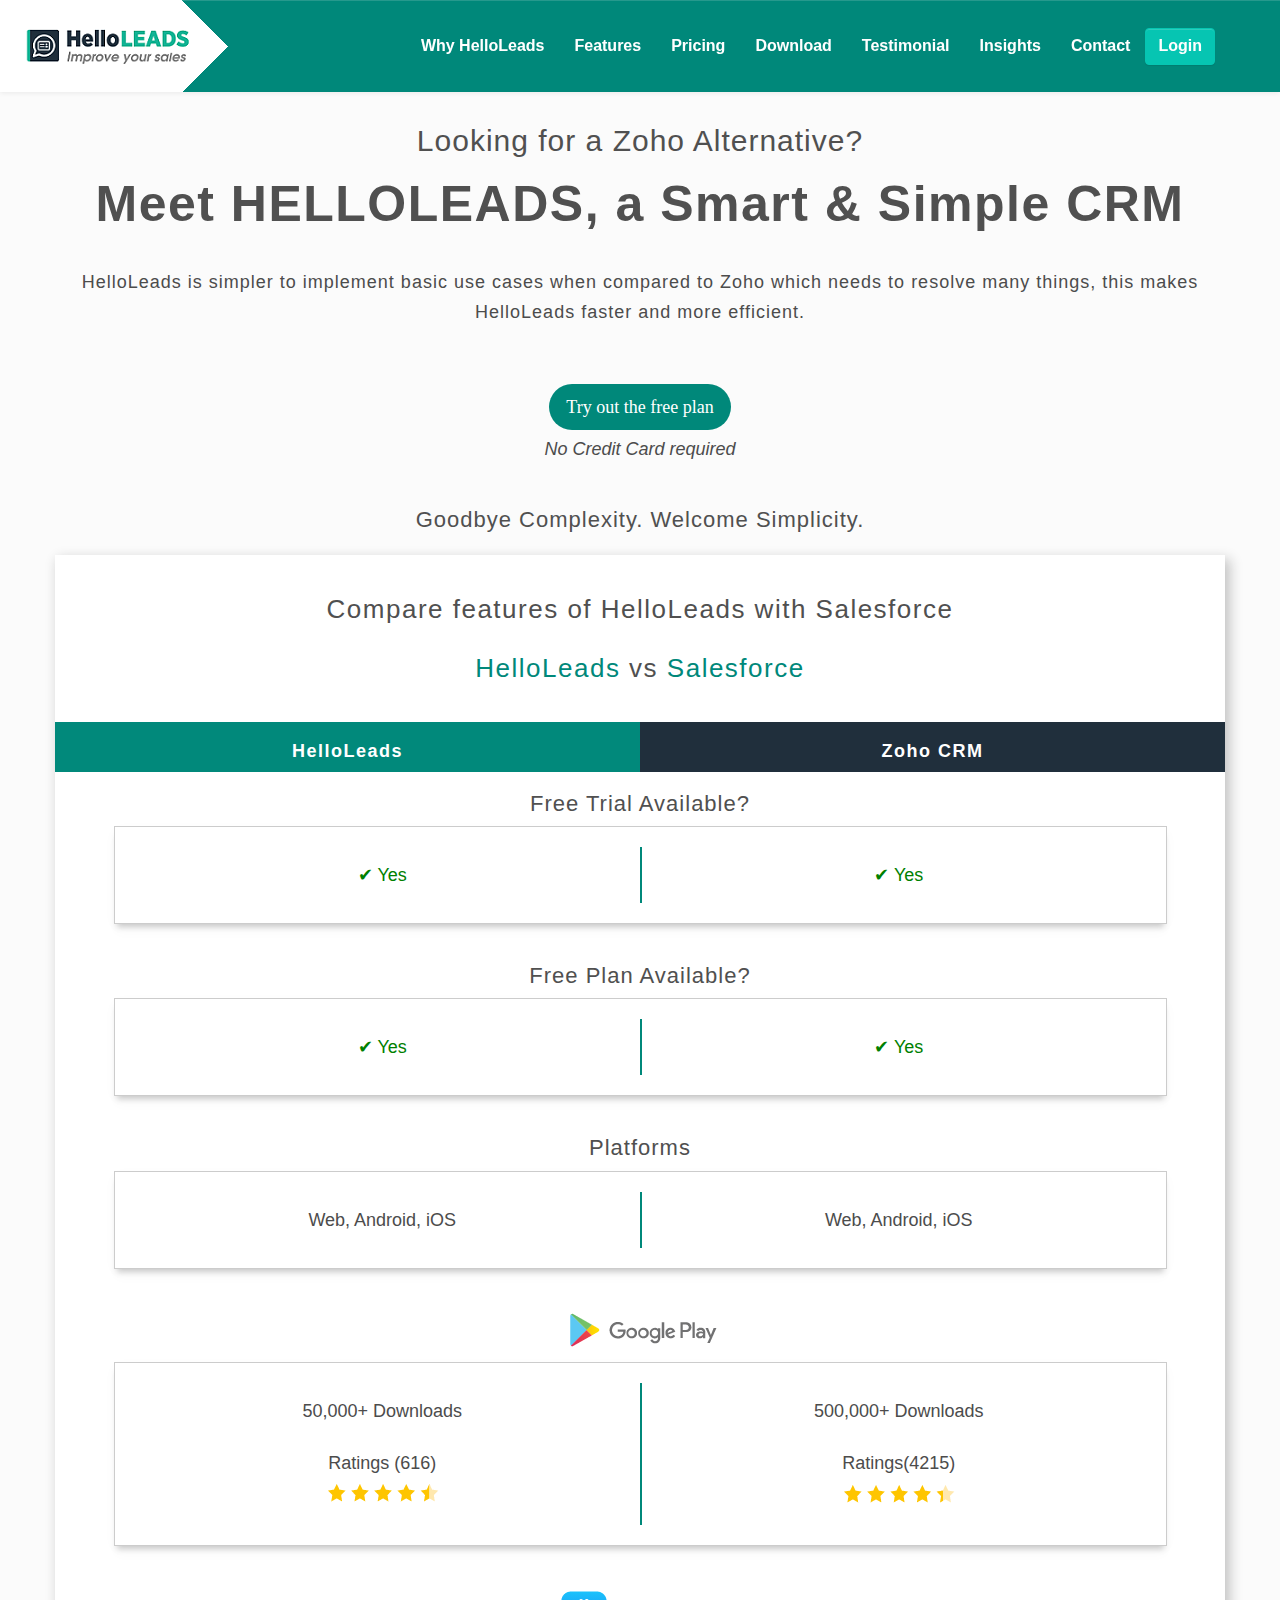
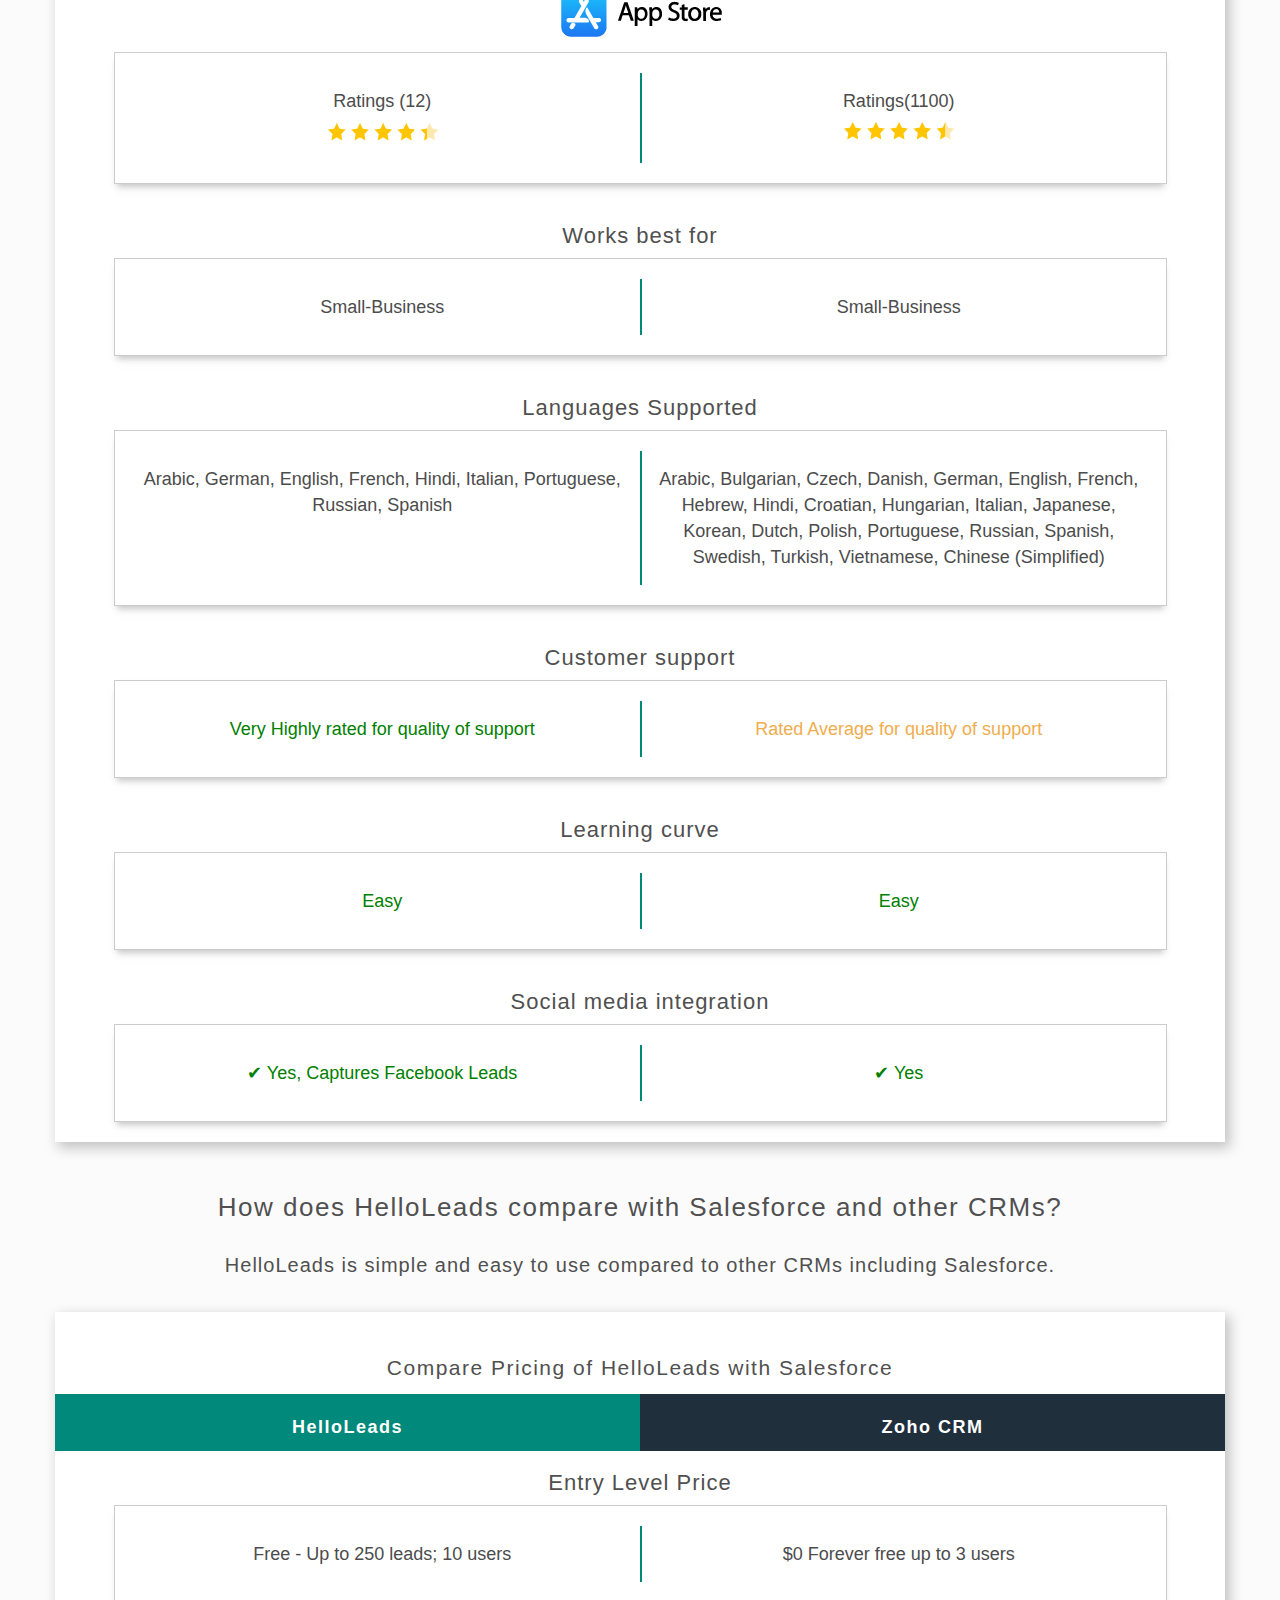
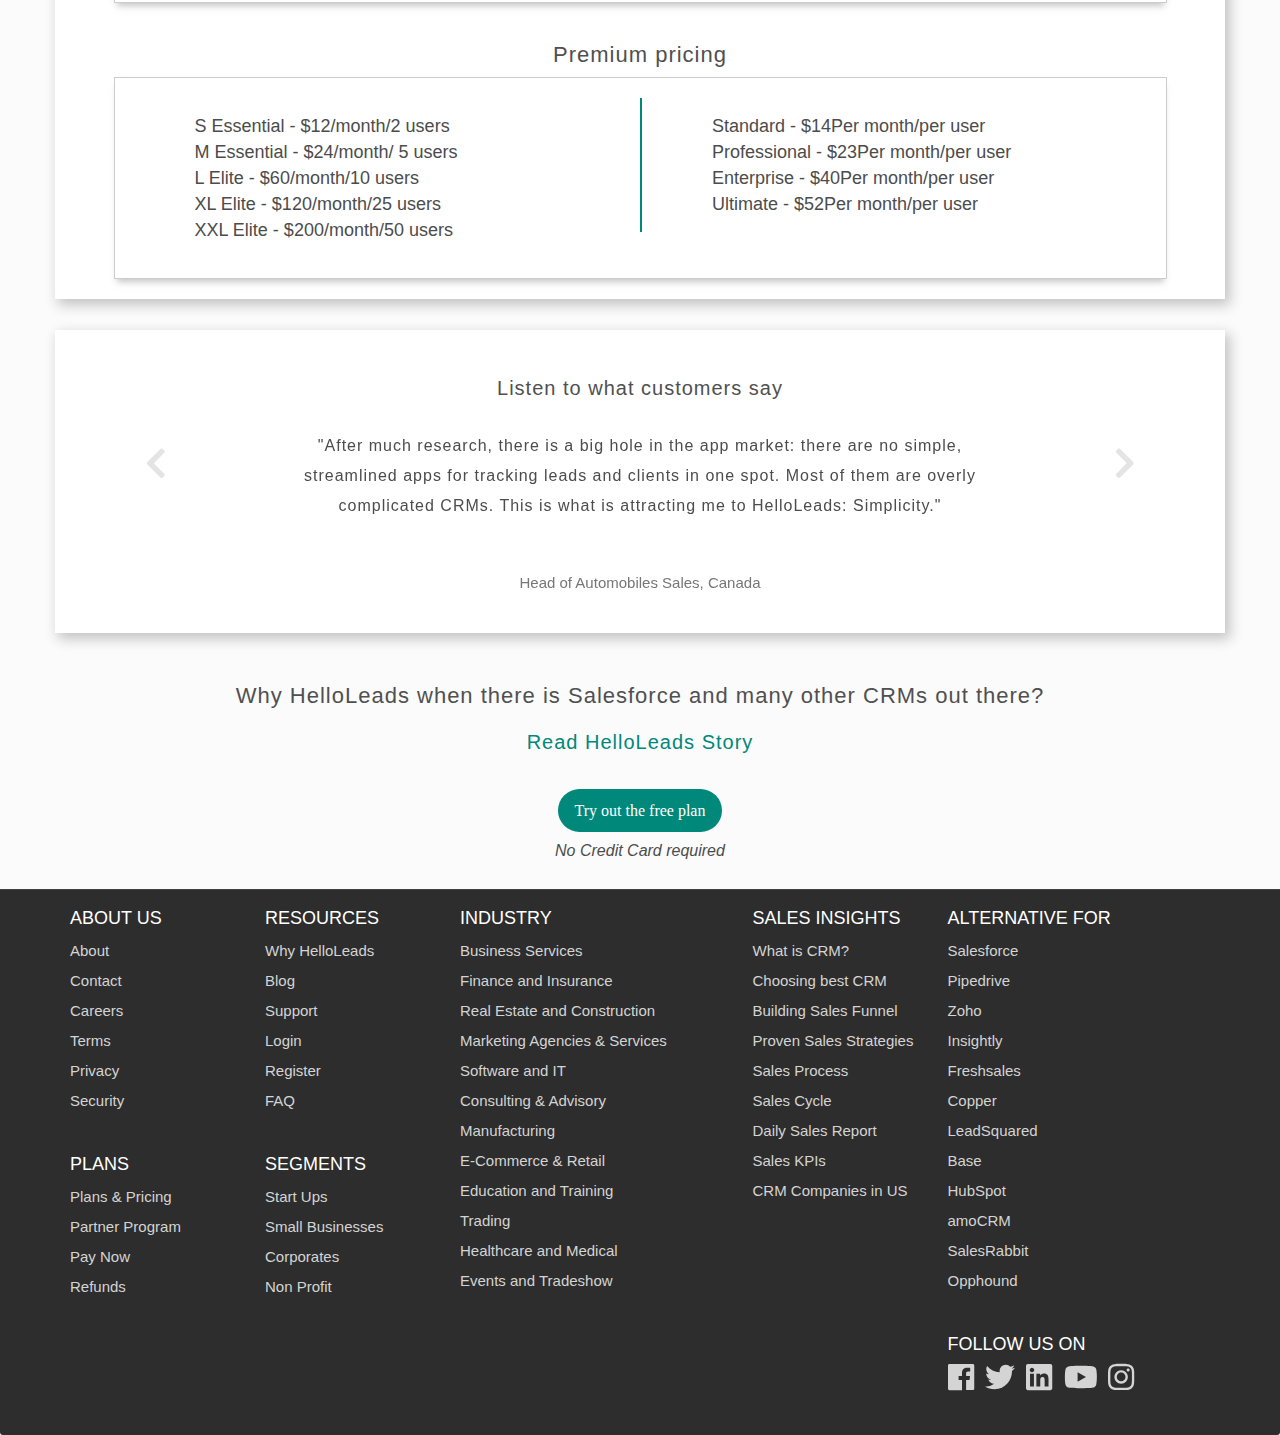
<file: HL.html>
<!DOCTYPE html>
<!-- saved from url=(0065)https://www.helloleads.io/compare-crm/salesforce-crm-alternative/ -->
<html class="fontawesome-i2svg-active fontawesome-i2svg-complete"><head><meta http-equiv="Content-Type" content="text/html; charset=UTF-8">

<title>Salesforce  CRM Alternative | HelloLeads vs. Salesforce  : A Simple CRM Software Comparison  </title>

  

  <meta name="viewport" content="width=device-width, initial-scale=1">

  <meta name="description" content="Find out why HelloLeads is a better alternative to Salesforce and other most popular CRMs in the market">

  <meta name="keywords" content="Salesforce crm alternatives, Salesforce competitors, Salesforce email alternatives, alternative for Salesforce lead management, Salesforce free alternative">



   <style type="text/css">svg:not(:root).svg-inline--fa{overflow:visible}.svg-inline--fa{display:inline-block;font-size:inherit;height:1em;overflow:visible;vertical-align:-.125em}.svg-inline--fa.fa-lg{vertical-align:-.225em}.svg-inline--fa.fa-w-1{width:.0625em}.svg-inline--fa.fa-w-2{width:.125em}.svg-inline--fa.fa-w-3{width:.1875em}.svg-inline--fa.fa-w-4{width:.25em}.svg-inline--fa.fa-w-5{width:.3125em}.svg-inline--fa.fa-w-6{width:.375em}.svg-inline--fa.fa-w-7{width:.4375em}.svg-inline--fa.fa-w-8{width:.5em}.svg-inline--fa.fa-w-9{width:.5625em}.svg-inline--fa.fa-w-10{width:.625em}.svg-inline--fa.fa-w-11{width:.6875em}.svg-inline--fa.fa-w-12{width:.75em}.svg-inline--fa.fa-w-13{width:.8125em}.svg-inline--fa.fa-w-14{width:.875em}.svg-inline--fa.fa-w-15{width:.9375em}.svg-inline--fa.fa-w-16{width:1em}.svg-inline--fa.fa-w-17{width:1.0625em}.svg-inline--fa.fa-w-18{width:1.125em}.svg-inline--fa.fa-w-19{width:1.1875em}.svg-inline--fa.fa-w-20{width:1.25em}.svg-inline--fa.fa-pull-left{margin-right:.3em;width:auto}.svg-inline--fa.fa-pull-right{margin-left:.3em;width:auto}.svg-inline--fa.fa-border{height:1.5em}.svg-inline--fa.fa-li{width:2em}.svg-inline--fa.fa-fw{width:1.25em}.fa-layers svg.svg-inline--fa{bottom:0;left:0;margin:auto;position:absolute;right:0;top:0}.fa-layers{display:inline-block;height:1em;position:relative;text-align:center;vertical-align:-.125em;width:1em}.fa-layers svg.svg-inline--fa{-webkit-transform-origin:center center;transform-origin:center center}.fa-layers-counter,.fa-layers-text{display:inline-block;position:absolute;text-align:center}.fa-layers-text{left:50%;top:50%;-webkit-transform:translate(-50%,-50%);transform:translate(-50%,-50%);-webkit-transform-origin:center center;transform-origin:center center}.fa-layers-counter{background-color:#ff253a;border-radius:1em;color:#fff;height:1.5em;line-height:1;max-width:5em;min-width:1.5em;overflow:hidden;padding:.25em;right:0;text-overflow:ellipsis;top:0;-webkit-transform:scale(.25);transform:scale(.25);-webkit-transform-origin:top right;transform-origin:top right}.fa-layers-bottom-right{bottom:0;right:0;top:auto;-webkit-transform:scale(.25);transform:scale(.25);-webkit-transform-origin:bottom right;transform-origin:bottom right}.fa-layers-bottom-left{bottom:0;left:0;right:auto;top:auto;-webkit-transform:scale(.25);transform:scale(.25);-webkit-transform-origin:bottom left;transform-origin:bottom left}.fa-layers-top-right{right:0;top:0;-webkit-transform:scale(.25);transform:scale(.25);-webkit-transform-origin:top right;transform-origin:top right}.fa-layers-top-left{left:0;right:auto;top:0;-webkit-transform:scale(.25);transform:scale(.25);-webkit-transform-origin:top left;transform-origin:top left}.fa-lg{font-size:1.33333em;line-height:.75em;vertical-align:-.0667em}.fa-xs{font-size:.75em}.fa-sm{font-size:.875em}.fa-1x{font-size:1em}.fa-2x{font-size:2em}.fa-3x{font-size:3em}.fa-4x{font-size:4em}.fa-5x{font-size:5em}.fa-6x{font-size:6em}.fa-7x{font-size:7em}.fa-8x{font-size:8em}.fa-9x{font-size:9em}.fa-10x{font-size:10em}.fa-fw{text-align:center;width:1.25em}.fa-ul{list-style-type:none;margin-left:2.5em;padding-left:0}.fa-ul>li{position:relative}.fa-li{left:-2em;position:absolute;text-align:center;width:2em;line-height:inherit}.fa-border{border:solid .08em #eee;border-radius:.1em;padding:.2em .25em .15em}.fa-pull-left{float:left}.fa-pull-right{float:right}.fa.fa-pull-left,.fab.fa-pull-left,.fal.fa-pull-left,.far.fa-pull-left,.fas.fa-pull-left{margin-right:.3em}.fa.fa-pull-right,.fab.fa-pull-right,.fal.fa-pull-right,.far.fa-pull-right,.fas.fa-pull-right{margin-left:.3em}.fa-spin{-webkit-animation:fa-spin 2s infinite linear;animation:fa-spin 2s infinite linear}.fa-pulse{-webkit-animation:fa-spin 1s infinite steps(8);animation:fa-spin 1s infinite steps(8)}@-webkit-keyframes fa-spin{0%{-webkit-transform:rotate(0);transform:rotate(0)}100%{-webkit-transform:rotate(360deg);transform:rotate(360deg)}}@keyframes fa-spin{0%{-webkit-transform:rotate(0);transform:rotate(0)}100%{-webkit-transform:rotate(360deg);transform:rotate(360deg)}}.fa-rotate-90{-webkit-transform:rotate(90deg);transform:rotate(90deg)}.fa-rotate-180{-webkit-transform:rotate(180deg);transform:rotate(180deg)}.fa-rotate-270{-webkit-transform:rotate(270deg);transform:rotate(270deg)}.fa-flip-horizontal{-webkit-transform:scale(-1,1);transform:scale(-1,1)}.fa-flip-vertical{-webkit-transform:scale(1,-1);transform:scale(1,-1)}.fa-flip-horizontal.fa-flip-vertical{-webkit-transform:scale(-1,-1);transform:scale(-1,-1)}:root .fa-flip-horizontal,:root .fa-flip-vertical,:root .fa-rotate-180,:root .fa-rotate-270,:root .fa-rotate-90{-webkit-filter:none;filter:none}.fa-stack{display:inline-block;height:2em;position:relative;width:2em}.fa-stack-1x,.fa-stack-2x{bottom:0;left:0;margin:auto;position:absolute;right:0;top:0}.svg-inline--fa.fa-stack-1x{height:1em;width:1em}.svg-inline--fa.fa-stack-2x{height:2em;width:2em}.fa-inverse{color:#fff}.sr-only{border:0;clip:rect(0,0,0,0);height:1px;margin:-1px;overflow:hidden;padding:0;position:absolute;width:1px}.sr-only-focusable:active,.sr-only-focusable:focus{clip:auto;height:auto;margin:0;overflow:visible;position:static;width:auto}</style><link rel="stylesheet" href="./HL_files/bootstrap.min.css">



        <link rel="stylesheet" href="./HL_files/bootstrap-theme.min.css">

        

        <link rel="stylesheet" src="css/external/font-awesome/css/font-awesome.min.css">



        <link href="./HL_files/css" rel="stylesheet">

        <link href="./HL_files/css(1)" rel="stylesheet">

        <link rel="stylesheet" type="text/css" href="./HL_files/css(2)">

        <link rel="stylesheet" type="text/css" href="./HL_files/compare.css">

       <link rel="stylesheet" type="text/css" href="./HL_files/customstyle.css">
<!-- ===============Google Analytics START=============== -->
<script type="text/javascript" async="" src="./HL_files/analytics.js.download"></script><script async="" src="./HL_files/analytics.js.download"></script><script type="text/javascript" src="./HL_files/analytics.js(1).download" async=""></script>
<script async="" src="./HL_files/js"></script>
<script>
window.dataLayer = window.dataLayer || [];
function gtag(){dataLayer.push(arguments);}
gtag('js', new Date());
gtag('config', 'UA-109296886-1');
</script>
<!-- ===============Google Analytics END=============== -->
</head>



<body id="comparebody" style="background-color: #FBFBFB">







<header>

    <style>
 


.login{

    position: relative;

    top: 7px;

    color: #FFF !important;

}

#header-nav ul{
  padding-top: 0px !important;
}


.bg-primary {
    background-image: linear-gradient(-135deg, #00887a 80.1%, transparent 0),linear-gradient(-45deg, #00887a 80%, transparent 0), linear-gradient(-45deg, #ffffff 100%, transparent 0) !important;
  }

 .navbar {
	padding:.5rem 1rem;
}
@media(max-width: 1080px){
	.navbar-default{
    background: linear-gradient(-45deg,#00887a 80%,transparent 0), linear-gradient(-45deg,#00887a 100%,transparent 0) !important;
}
}
@media(max-width: 936px){
    .navbar-default .navbar-nav>li>a, .navbar .btn-primary{
    	font-size : 12px !important;
    }
}
@media (max-width: 767px) and (min-width: 320px){
.bg-primary {
    background-image: none !important;
    background-color: #fff !important;
}
}
@media (max-width: 767px){
.navbar {
    background: #FFF !important;
}
.navbar-nav{
  background: #fff;
}
 
.navbar-nav .nav-item .nav-link {
    font-weight: 600;
    font-size: 16px;
    color: #00887a !important;
}

}
.navbar-dark .navbar-toggler {
    border-color: #00887a;
}

.navbar-toggler {
    padding: .25rem .75rem .25rem .75rem;
    font-size: 1.25rem;
    line-height: 1;
    background-color: transparent;
    border: 1px solid transparent;
    border-radius: .25rem;
    position: relative;
    top: -1px;
}

 .navbar-toggler:focus, .navbar-toggler:active {
 outline: none;
 box-shadow: none;
 }
 
 @media(max-width: 767px){
  .navbar-nav{
    border-bottom: 1px solid #f1f1f1;
  }
 }
 
 .navbar-collapse {

    -ms-flex-preferred-size: 100%;

    flex-basis: 100%;

    -ms-flex-positive: 1;

    flex-grow: 1;

    -ms-flex-align: center;

    align-items: center;

}

.collapse {
    display: none;
}



.collapse.show {
    display: block;

}

 
</style>





<!-- =================Common Header================= -->



<nav id="header-nav" class="navbar navbar-default navbar-fixed-top bg-primary">



<div class="container-fluid">



<div class="navbar-header">



<div class="navbar-brand" style="margin-left: -25px;">



<a href="https://www.helloleads.io/" target="_blank"><img src="./HL_files/HLS_Logo.png"></a>



</div>



<button type="button" id="navbar-Toggle" class="navbar-toggle collapsed" data-toggle="collapse" data-target="#collapsable-nav" aria-expanded="false">



<span class="sr-only">Toggle Navigation</span>



<span class="icon-bar"></span>



<span class="icon-bar"></span>



<span class="icon-bar"></span>



</button>



</div>



<div id="collapsable-nav" class="collapse navbar-collapse">



<ul id="nav-list" class="nav navbar-nav navbar-right">







<li><a href="https://www.helloleads.io/#features" target="_blank">Why HelloLeads</a></li>



<li><a href="https://www.helloleads.io/#extra-features" target="_blank">Features</a></li>



<li><a href="https://www.helloleads.io/#pricing" target="_blank">Pricing</a></li>



<li><a href="https://www.helloleads.io/#download" target="_blank">Download</a></li>



<li><a href="https://www.helloleads.io/#team" target="_blank">Testimonial</a></li>



<li><a href="https://www.helloleads.io/blog/" target="_blank">Insights</a></li>



<li><a href="https://www.helloleads.io/contact" target="_blank">Contact</a></li>



<li><button class="btn btn-primary login" style="margin-right: 20px;"><a style="color: #FFF !important;text-shadow: none;" href="https://app.helloleads.io/index.php/app/account/login" target="_blank">Login</a> </button></li> 





</ul>



</div> 



</div>



</nav>







 <!-- Form -->

   <!--  <div class="modal fade" id="exampleModal" tabindex="-1" role="dialog" aria-labelledby="exampleModalLabel" aria-hidden="true">

     <div class="modal-dialog" role="document">

      <div class="modal-content">

      <div class="modal-header">

        <h5 class="modal-title" id="exampleModalLabel">Call me now</h5>

        <button type="button" class="close" data-dismiss="modal" aria-label="Close">

          <span aria-hidden="true">&times;</span>

        </button>

      </div>

      <div class="modal-body">

      

      <div class='form-bottom' id='form_sample' data-key='c93041c29736f481d17fa2a25048d8e3'></div>

        

        

      </div>

      

    </div>

  </div>

</div> 



<script>

 $('#exampleModal').submit(function(e) {

    $("#exampleModal").modal("hide") 

});

</script>



<script>

  $(function() {

    $('#exampleModal').on('submit', function(e) {

          e.preventDefault();

          setTimeout(function() {

               window.location.reload();

          },2000);

          this.submit();

    });

});

</script>





 <script type='text/javascript' src='https://app.helloleads.io/js/intial.js'></script> -->
</header>



<section id="compare"> 

  <div class="container">

    

    <div class="row">

      <h3 class="r1 text-center" style=" font-weight:500;">Looking for a  <span>  Zoho </span> Alternative?</h3>
      <h2 class="r2 text-center" style="font-weight:bold;margin-top:2rem;"> Meet <span>HELLOLEADS,</span> a Smart & Simple CRM</h2>
      <p class="text-center" style="font-size:18px;margin-top:3rem;">HelloLeads is simpler to implement basic use cases when compared to Zoho which needs to resolve many things, this makes HelloLeads faster and more efficient. </p>
    </div>
<style type="text/css">
	#compare .r1
	{
		font-size : 30px;
	}
	#compare .r2
	{
		font-size : 50px;
	}
	@media(max-width:767px){
		#compare .r1
		{
			font-size : 24px;
		}
		#compare .r2
		{
			font-size : 36px;
		}
	}
	.tab-title
	{
		background: #01897b;
	}
	.tab-title h2
	{
		font-size: 18px !important;
		font-weight: bolder !important;
		color: #fff !important;
	}
	.tab{
			margin: 0px !important
		}
	.table-title h3
	{
		font-size: 22px !important;
	}
	.tab-comp
	{
		box-shadow: 0 6px 6px -3px rgb(0 0 0 / 20%), 0px 10px 14px 1px rgb(0 0 0 / 1%), 0px 4px 18px 3px rgb(0 0 0 / 1%);
		padding: 20px 10px;
		border: 1px solid #ccc;
	}
	.table-comp-div 
	{
		padding: 15px;
		font-weight: 400;
		font-size: 18px;

	}
</style>


    <div class="bu text-center paynow">  

      <!--<a href="https://app.helloleads.io/index.php/app/account/register" target="_blank" role="button" class="btn btn btn-lg nounderline">Sign up for 14 days trial<br></a>-->
	  
	  <a href="https://app.helloleads.io/index.php/app/account/register" target="_blank" role="button" class="btn btn btn-lg nounderline" style="font-size:18px">Try out the free plan<br></a>

      <h6 style="text-align: center; font-size: 18px;"><i> No Credit Card required </i> </h6>

    </div><br>



    <div class="row">

      <h3 class="text-center" style="padding-bottom: 13px;">Goodbye Complexity. Welcome Simplicity. </h3>

    </div>

	</div>

 </section>


<section id="heading"> 

    <div class="container s">

      <div class="row text-center">

         

         <h2 style="margin-top: 40px;"> Compare features of <span style="color: #;"> HelloLeads </span> with <span style="color: #;">Salesforce</span> </h2>

      </div>

<div class="row text-center">
  
  <h2 style="margin-bottom: 40px;"> <a href="https://www.helloleads.io/#pricing" target="_blank" style="color: #00887a"> HelloLeads </a> vs<a href="https://www.salesforce.com/in/products/sales-cloud/pricing/" target="_blank" style="color: #00887a"> Salesforce </a> </h2>

  <div  class="tab row text-center">
  	<div class="tab-title col-md-6 col-sm-6 col-xs-6 col-lg-6 text-center">
  		<h2>HelloLeads</h2>
  	</div>
  	<div class="tab-title col-md-6 col-sm-6 col-xs-6 col-lg-6 text-center" style="background: #202f3c">
  		<h2>Zoho CRM</h2>
  	</div>
  </div>
  <div class="tab row text-center">
  	<div class="table-title text-center"><h3>Free Trial Available?</h3></div></div>
  	<div class="tab-comp row" style="width:90%; margin: auto;margin-bottom:20px;">
  		<div class="table-comp-div col-md-6 col-sm-6 col-xs-6 col-lg-6 text-center" style="color: green">
  			&#10004; Yes
  		</div>
  		<div class="table-comp-div col-md-6 col-sm-6 col-xs-6 col-lg-6 text-center" style="border-left: 2px solid #00887a; color:green">&#10004; Yes</div>
  </div>
  <div class="tab row text-center">
  	<div class="table-title text-center"><h3>Free Plan Available?</h3></div></div>
  	<div class="tab-comp row" style="width:90%; margin: auto;margin-bottom:20px;">
  		<div class="table-comp-div col-md-6 col-sm-6 col-xs-6 col-lg-6 text-center" style="color: green">
  			&#10004; Yes
  		</div>
  		<div class="table-comp-div col-md-6 col-sm-6 col-xs-6 col-lg-6 text-center" style="border-left: 2px solid #00887a; color:green">&#10004; Yes</div>
  </div>
  <div class="tab row text-center">
  	<div class="table-title text-center"><h3>Platforms</h3></div></div>
  	<div class="tab-comp row" style="width:90%; margin: auto;margin-bottom:20px;">
  		<div class="table-comp-div col-md-6 col-sm-6 col-xs-6 col-lg-6 text-center">
  			Web, Android, iOS
  		</div>
  		<div class="table-comp-div col-md-6 col-sm-6 col-xs-6 col-lg-6 text-center" style="border-left: 2px solid #00887a;">Web, Android, iOS</div>
  </div>
  <div class="tab row text-center">
  	<div class="table-title text-center"><h3><img src="./HL_files/pstr.png"></h3></div></div>
  	<div class="tab-comp row" style="width:90%; margin: auto;margin-bottom:20px;">
  		<div class="table-comp-div col-md-6 col-sm-6 col-xs-6 col-lg-6 text-center">
  			50,000+ Downloads<br><br> Ratings (616)<br><img src="./HL_files/star44.png">
  		</div>
  		<div class="table-comp-div col-md-6 col-sm-6 col-xs-6 col-lg-6 text-center" style="border-left: 2px solid #00887a;">500,000+ Downloads<br><br> Ratings(4215)<br><img src="./HL_files/star42.png"></div>
  </div>
  <div class="tab row text-center">
  	<div class="table-title text-center"><h3><img src="./HL_files/apstr.png"></h3></div></div>
  	<div class="tab-comp row" style="width:90%; margin: auto;margin-bottom:20px;">
  		<div class="table-comp-div col-md-6 col-sm-6 col-xs-6 col-lg-6 text-center">
  			Ratings (12)<br><img src="./HL_files/star42.png">
  		</div>
  		<div class="table-comp-div col-md-6 col-sm-6 col-xs-6 col-lg-6 text-center" style="border-left: 2px solid #00887a;">Ratings(1100)<br><img src="./HL_files/star44.png"></div>
  </div>
  <div class="tab row text-center">
  	<div class="table-title text-center"><h3>Works best for</h3></div></div>
  	<div class="tab-comp row" style="width:90%; margin: auto;margin-bottom:20px;">
  		<div class="table-comp-div col-md-6 col-sm-6 col-xs-6 col-lg-6 text-center">
  			Small-Business
  		</div>
  		<div class="table-comp-div col-md-6 col-sm-6 col-xs-6 col-lg-6 text-center" style="border-left: 2px solid #00887a;">Small-Business</div>
  </div>
  <div class="tab row text-center">
  	<div class="table-title text-center"><h3>Languages Supported</h3></div></div>
  	<div class="tab-comp row" style="width:90%; margin: auto;margin-bottom:20px;">
  		<div class="table-comp-div col-md-6 col-sm-6 col-xs-6 col-lg-6 text-center">
  			Arabic, German, English, French, Hindi, Italian, Portuguese, Russian, Spanish
  		</div>
  		<div class="table-comp-div col-md-6 col-sm-6 col-xs-6 col-lg-6 text-center" style="border-left: 2px solid #00887a;">Arabic, Bulgarian, Czech, Danish, German, English, French, Hebrew, Hindi, Croatian, Hungarian, Italian, Japanese, Korean, Dutch, Polish, Portuguese, Russian, Spanish, Swedish, Turkish, Vietnamese, Chinese (Simplified)</div>
  </div>
  <div class="tab row text-center">
  	<div class="table-title text-center"><h3>Customer support</h3></div></div>
  	<div class="tab-comp row" style="width:90%; margin: auto;margin-bottom:20px;">
  		<div class="table-comp-div col-md-6 col-sm-6 col-xs-6 col-lg-6 text-center" style="color: green">
  			Very Highly rated for quality of support
  		</div>
  		<div class="table-comp-div col-md-6 col-sm-6 col-xs-6 col-lg-6 text-center" style="border-left: 2px solid #00887a; color:#f0ad4e">Rated Average for quality of support</div>
  </div>
  <div class="tab row text-center">
  	<div class="table-title text-center"><h3>Learning curve</h3></div></div>
  	<div class="tab-comp row" style="width:90%; margin: auto;margin-bottom:20px;">
  		<div class="table-comp-div col-md-6 col-sm-6 col-xs-6 col-lg-6 text-center" style="color: green">
  			Easy
  		</div>
  		<div class="table-comp-div col-md-6 col-sm-6 col-xs-6 col-lg-6 text-center" style="border-left: 2px solid #00887a; color:green">Easy</div>
  </div>
  <div class="tab row text-center">
  	<div class="table-title text-center"><h3>Social media integration</h3></div></div>
  	<div class="tab-comp row" style="width:90%; margin: auto;margin-bottom:20px;">
  		<div class="table-comp-div col-md-6 col-sm-6 col-xs-6 col-lg-6 text-center" style="color: green">
  			&#10004; Yes, Captures Facebook Leads
  		</div>
  		<div class="table-comp-div col-md-6 col-sm-6 col-xs-6 col-lg-6 text-center" style="border-left: 2px solid #00887a; color:green">&#10004; Yes</div>
  </div>
</div>

</div></section>

<section id="compare1">

  <div class="container">

    <div class="row text-center">

    <h2> How does HelloLeads compare with Salesforce and other CRMs? </h2>

   <h4 style="padding-top: 22px;"> HelloLeads is simple and easy to use compared to other CRMs including Salesforce.</h4><br>

 </div>

    </div>

</section>
<section id="heading2"> 
<style type="text/css">
	#heading2 .s
	{
		box-shadow: 4px 5px 12px 1px #c3c3c3;
	    margin-bottom: 31px;
	    background: #FFF;
	    padding: 0px;
	}
	#heading2 h2 {
    line-height: 1.5;
    padding-left: 3px;
    padding-right: 3px;
    line-height: 1.5;
    font-size: 21px;
}
@media(min-width: 900px)
{
	.pric
	{
		padding-left: 70px;
	}
}
</style>
    <div class="container s">

      <div class="row text-center">

         

         <h2 style="margin-top: 40px;"> Compare Pricing of <span style="color: #;"> HelloLeads </span> with <span style="color: #;">Salesforce</span> </h2>

      </div>
	<div  class="tab row text-center">
		<div class="tab-title col-md-6 col-sm-6 col-xs-6 col-lg-6 text-center">
			<h2>HelloLeads</h2>
		</div>
		<div class="tab-title col-md-6 col-sm-6 col-xs-6 col-lg-6 text-center" style="background: #202f3c">
			<h2>Zoho CRM</h2>
		</div>
  	</div>
  	<div class="tab row text-center">
  	<div class="table-title text-center"><h3>Entry Level Price</h3></div></div>
  	<div class="tab-comp row" style="width:90%; margin: auto;margin-bottom:20px;">
  		<div class="table-comp-div col-md-6 col-sm-6 col-xs-6 col-lg-6 text-center">
  			Free - Up to 250 leads; 10 users
  		</div>
  		<div class="table-comp-div col-md-6 col-sm-6 col-xs-6 col-lg-6 text-center" style="border-left: 2px solid #00887a;">$0 Forever free up to 3 users</div>
  </div>
  <div class="tab row text-center">
  	<div class="table-title text-center"><h3>Premium pricing</h3></div></div>
  	<div class="tab-comp row" style="width:90%; margin: auto;margin-bottom:20px;">
  		<div class="pric table-comp-div col-md-6 col-sm-6 col-xs-6 col-lg-6 text-left" style="">
  			S Essential - $12/month/2 users<br>
			M Essential - $24/month/ 5 users<br>
			L Elite - $60/month/10 users<br>
			XL Elite - $120/month/25 users<br>
			XXL Elite -  $200/month/50 users
  		</div>
  		<div class="pric table-comp-div col-md-6 col-sm-6 col-xs-6 col-lg-6 text-left" style="border-left: 2px solid #00887a;">
  			Standard - $14Per month/per user<br>
			Professional - $23Per month/per user<br>
			Enterprise - $40Per month/per user<br>
			Ultimate - $52Per month/per user<br>
		</div>
  </div>
</div>
</section>

<section id="quotes">

<div class="container a">

        <div class="row">

          <h4 style="padding-top: 37px; text-align: center;">Listen to what customers say</h4>

            <div class="col-md-12" style="margin-top: -43px;">

                <div class="carousel slide" data-ride="carousel" id="quote-carousel">

                    <!-- Carousel Slides / Quotes -->

                    <div class="carousel-inner text-center">

                        <!-- Quote 1 -->

                        <div class="item active">

                            

                                <div class="row">

                                    <div class="col-sm-8 col-sm-offset-2">

                                        <p>"After much research, there is a big hole in the app market: there are no simple, streamlined apps for tracking leads and clients in one spot. Most of them are overly complicated CRMs. This is what is attracting me to HelloLeads: Simplicity."</p><br>

                                       <h6 style="display: block;font-size: 100%;

    line-height: 1.42857143;

    color: #777;"> Head of Automobiles Sales, Canada </h6>

                                    </div>

                                </div>

                        </div>

                        <!-- Quote 2 -->

                        <div class="item">

                                <div class="row">

                                    <div class="col-sm-8 col-sm-offset-2">

                                        <p>"HelloLeads has a beautiful interface. I love it. The workflow is so smooth. The many CRMs that I have used have complex interfaces, and have waaaay too much going on. HelloLeads has done it just right"</p><br>

                                        <h6 style="display: block; font-size:100%;   line-height: 1.42857143; color: #777;">VP Sales, Real Estate Firm, United States</h6>

                                    </div>

                                </div>

                        </div>

                        

                    </div>

                    

                    <a data-slide="prev" href="https://www.helloleads.io/compare-crm/salesforce-crm-alternative/#quote-carousel" class="left carousel-control"><svg class="svg-inline--fa fa-chevron-left fa-w-10" aria-hidden="true" data-prefix="fa" data-icon="chevron-left" role="img" xmlns="http://www.w3.org/2000/svg" viewBox="0 0 320 512" data-fa-i2svg=""><path fill="currentColor" d="M34.52 239.03L228.87 44.69c9.37-9.37 24.57-9.37 33.94 0l22.67 22.67c9.36 9.36 9.37 24.52.04 33.9L131.49 256l154.02 154.75c9.34 9.38 9.32 24.54-.04 33.9l-22.67 22.67c-9.37 9.37-24.57 9.37-33.94 0L34.52 272.97c-9.37-9.37-9.37-24.57 0-33.94z"></path></svg><!-- <i class="fa fa-chevron-left"></i> --></a>

                    <a data-slide="next" href="https://www.helloleads.io/compare-crm/salesforce-crm-alternative/#quote-carousel" class="right carousel-control"><svg class="svg-inline--fa fa-chevron-right fa-w-10" aria-hidden="true" data-prefix="fa" data-icon="chevron-right" role="img" xmlns="http://www.w3.org/2000/svg" viewBox="0 0 320 512" data-fa-i2svg=""><path fill="currentColor" d="M285.476 272.971L91.132 467.314c-9.373 9.373-24.569 9.373-33.941 0l-22.667-22.667c-9.357-9.357-9.375-24.522-.04-33.901L188.505 256 34.484 101.255c-9.335-9.379-9.317-24.544.04-33.901l22.667-22.667c9.373-9.373 24.569-9.373 33.941 0L285.475 239.03c9.373 9.372 9.373 24.568.001 33.941z"></path></svg><!-- <i class="fa fa-chevron-right"></i> --></a>

                </div>

            </div>

        </div>

    </div>

  </section>



   <section id="story">

  <div class="container">

    <div class="row text-center paynow">

      <h3 "="">Why HelloLeads when there is Salesforce and many other CRMs out there? </h3>

      <h4 style="padding-top: 12px;"><a href="https://www.helloleads.io/blog/improving-sales/helloleads-story/" target="_blank" style="color: #00887a"> Read HelloLeads Story  </a> </h4><br>

      <a href="https://app.helloleads.io/index.php/app/account/register" target="_blank" role="button" class="btn btn btn-lg nounderline">Try out the free plan</a><br>

      <h6 style="text-align: center; font-size: 16px; padding-bottom: 20px;"><i> No Credit Card required </i> </h6>

    </div>

  </div>

</section>


 

        <script src="./HL_files/jquery.min.js.download"></script>



        <script defer="" src="./HL_files/all.js.download"></script>



        <script src="./HL_files/bootstrap.min.js.download"></script>  



      



<footer>

  
        

<style>

body{
  font-family: "Roboto",serif;
  font-weight: 400;
  letter-spacing: 0;
  -webkit-font-smoothing: antialiased;
  font-size: 15px;
  line-height: 26px;
  color: #4c4c4c;
  margin: 0;
  overflow-x: hidden;
  padding: 0; 
}

#about,#resources,#plans,#industry,#compares{

    line-height: 2;

}

#compares .followus .fa-2x {
    padding: 10px;
    font-size: 50px;
    width: 70px;
    margin: 5px 0px;
    border-radius: 50%;
    background-color: #585858;
    color: #d4d4d4;
    margin-right: 13px;
    margin-top: 12px;
}

.panel-footer{

    background-color: #2d2d2d;

    border-top: 1px solid #404040;

}

.panel-footer span {
    color: #FFF;
    font-size: 18px;
    padding-bottom: 15px;
    text-transform: uppercase;
}

.panel-footer a{

    text-decoration: none;

    color:#d4d4d4;

}

.calendly-badge-content{
  background: rgb(32, 47, 60) !important;
}

</style>
    <!-- =================Common Footer================= -->
<div class="panel-footer">



<div class="container">



<div class="row">



<section id="about" class="col-sm-2">



<span>ABOUT US</span><br>



<a href="https://www.helloleads.io/about/" target="_blank">About</a><br>



<a href="https://www.helloleads.io/contact" target="_blank">Contact</a><br>



<a href="https://www.helloleads.io/careers" target="_blank">Careers</a><br>



<a href="https://www.helloleads.io/terms" target="_blank">Terms</a><br>



<a href="https://www.helloleads.io/privacy/" target="_blank">Privacy</a><br>



<a href="https://www.helloleads.io/security/" target="_blank">Security</a>

<hr class="visible-xs"><br><br>

<span> PLANS</span><br>

   

<a href="https://www.helloleads.io/pricing" target="_blank">Plans &amp; Pricing</a><br>



<a href="https://www.helloleads.io/partners/" target="_blank">Partner Program</a><br>



<a href="https://www.helloleads.io/pricing/paymentoption.php" target="_blank">Pay Now</a><br>



<a href="https://www.helloleads.io/refunds/" target="_blank">Refunds</a><br>



<hr class="visible-xs"><br>


</section>







<section id="plans" class="col-sm-2">

    <span>RESOURCES</span><br>

   

<a href="https://www.helloleads.io/#features" target="_blank">Why HelloLeads</a><br>



<a href="https://www.helloleads.io/blog" target="_blank">Blog</a><br> 


<a href="https://www.helloleads.io/support" target="_blank">Support</a><br>



<a href="https://app.helloleads.io/index.php/app/account/login" target="_blank">Login</a><br>



<a href="https://app.helloleads.io/index.php/app/account/register" target="_blank">Register</a><br>

<a href="https://helloleads.io/faq" target="_blank">FAQ</a><br>



<hr class="visible-xs"><br>



<span class="segment">SEGMENTS</span><br>



<a href="https://www.helloleads.io/segments/#startup" target="_blank">Start Ups</a><br>



<a href="https://www.helloleads.io/segments/#smallbusiness" target="_blank">Small Businesses</a><br>



<a href="https://www.helloleads.io/segments/#corporates" target="_blank">Corporates</a><br>



<a href="https://www.helloleads.io/segments/#nonprofit" target="_blank">Non Profit</a><br>



<hr class="visible-xs">



</section>



<section id="industry" class="col-sm-3">

    <span> INDUSTRY</span><br>

   

    <a href="https://www.helloleads.io/industry/Business-services/" target="_blank">Business Services</a><br>



<a href="https://www.helloleads.io/industry/Finance/" target="_blank">Finance and Insurance</a><br>



<a href="https://www.helloleads.io/industry/construction/" target="_blank">Real Estate and Construction</a><br>



<a href="https://www.helloleads.io/industry/Marketing/" target="_blank">Marketing Agencies &amp; Services</a><br>



<a href="https://www.helloleads.io/industry/Software/" target="_blank">Software and IT</a><br>



<a href="https://www.helloleads.io/industry/consulting-and-advisory-services/" target="_blank">Consulting &amp; Advisory</a><br>



<a href="https://www.helloleads.io/industry/Manufacturing/" target="_blank">Manufacturing</a><br>



<a href="https://www.helloleads.io/industry/ecommerce/" target="_blank">E-Commerce &amp; Retail</a><br>



<a href="https://www.helloleads.io/industry/Education-and-Training/" target="_blank">Education and Training</a><br>



<a href="https://www.helloleads.io/industry/Trading/" target="_blank">Trading</a><br>



<a href="https://www.helloleads.io/industry/Healthcare-and-Medical/" target="_blank">Healthcare and Medical</a><br>



<a href="https://www.helloleads.io/industry/Events-and-Tradeshows/" target="_blank">Events and Tradeshow</a><br>



<hr class="visible-xs">



</section>







<section id="resources" class="col-sm-2">



<span>Sales Insights</span><br>

              <a href="https://www.helloleads.io/blog/all/improving-sales/what-is-crm/" target="_blank">What is CRM?</a><br>
            
              <a href="https://www.helloleads.io/blog/all/marketing-and-sales/choosing-best-crm-for-your-small-business-a-beginners-guide/" target="_blank">Choosing best CRM</a><br>
            
              <a href="https://www.helloleads.io/blog/all/beginners-guide-building-a-super-sales-funnel-for-your-small-business/" target="_blank">Building Sales Funnel</a><br>
            
              <a href="https://www.helloleads.io/blog/all/customer-success/proven-sales-strategy-for-small-businesses/" target="_blank">Proven Sales Strategies</a><br>

              <a href="https://www.helloleads.io/blog/all/sales-process-a-roadmap-to-close-deals-faster/" target="_blank">Sales Process</a><br>
            
              <a href="https://www.helloleads.io/blog/all/sales-cycle-make-your-sales-cycle-run-better-faster/" target="_blank">Sales Cycle</a><br>      
            
              <a href="https://www.helloleads.io/blog/all/daily-sales-report-dsr/" target="_blank">Daily Sales Report</a><br>           
            
              <a href="https://www.helloleads.io/blog/all/improving-sales/sales-report-template-for-small-businesses-to-improve-sales-performance/" target="_blank">Sales KPIs</a><br>
            
              <a href="https://www.helloleads.io/blog/all/product/top-crm-companies-in-us/" target="_blank">CRM Companies in US</a>
            
            <br>


<hr class="visible-xs">



</section>



<section id="compares" class="col-sm-3">



<span>ALTERNATIVE FOR</span><br>



<a href="https://www.helloleads.io/compare-crm/salesforce-crm-alternative/" target="_blank">Salesforce</a><br>



<a href="https://www.helloleads.io/compare-crm/pipedrive-crm-alternative/" target="_blank">Pipedrive</a><br>



<a href="https://www.helloleads.io/compare-crm/zoho-crm-alternative/" target="_blank">Zoho</a><br>



<a href="https://www.helloleads.io/compare-crm/insightly-crm-alternative/" target="_blank">Insightly</a><br>



<a href="https://www.helloleads.io/compare-crm/freshsales-crm-alternative/" target="_blank">Freshsales</a><br>



<a href="https://www.helloleads.io/compare-crm/copper-crm-alternative/" target="_blank">Copper</a><br>



<a href="https://www.helloleads.io/compare-crm/leadsquared-crm-alternative/" target="_blank">LeadSquared</a><br>



<a href="https://www.helloleads.io/compare-crm/base-crm-alternative/" target="_blank">Base</a><br>



<a href="https://www.helloleads.io/compare-crm/hubspot-crm-alternative/" target="_blank">HubSpot</a><br>



<a href="https://www.helloleads.io/compare-crm/amoCRM-crm-alternative/" target="_blank">amoCRM</a><br>



<a href="https://www.helloleads.io/compare-crm/salesrabbit-crm-alternative/" target="_blank">SalesRabbit</a><br>



<a href="https://www.helloleads.io/compare-crm/opphound-crm-alternative/" target="_blank">Opphound</a><br><br>





<span class="followus">Follow Us on</span><br>

<a href="https://www.facebook.com/HelloLeads.io/?pnref=lhc" target="_blank" title="Facebook" style="

    padding-right: 7px;

"><svg class="svg-inline--fa fa-facebook fa-w-14 fa-2x" aria-hidden="true" data-prefix="fab" data-icon="facebook" role="img" xmlns="http://www.w3.org/2000/svg" viewBox="0 0 448 512" data-fa-i2svg=""><path fill="currentColor" d="M448 56.7v398.5c0 13.7-11.1 24.7-24.7 24.7H309.1V306.5h58.2l8.7-67.6h-67v-43.2c0-19.6 5.4-32.9 33.5-32.9h35.8v-60.5c-6.2-.8-27.4-2.7-52.2-2.7-51.6 0-87 31.5-87 89.4v49.9h-58.4v67.6h58.4V480H24.7C11.1 480 0 468.9 0 455.3V56.7C0 43.1 11.1 32 24.7 32h398.5c13.7 0 24.8 11.1 24.8 24.7z"></path></svg><!-- <i class="fab fa-facebook fa-2x"></i> --></a>

<a href="https://twitter.com/HelloLeads_io" target="_blank" title="Twitter" style="

    padding-right: 7px;

"><svg class="svg-inline--fa fa-twitter fa-w-16 fa-2x" aria-hidden="true" data-prefix="fab" data-icon="twitter" role="img" xmlns="http://www.w3.org/2000/svg" viewBox="0 0 512 512" data-fa-i2svg=""><path fill="currentColor" d="M459.37 151.716c.325 4.548.325 9.097.325 13.645 0 138.72-105.583 298.558-298.558 298.558-59.452 0-114.68-17.219-161.137-47.106 8.447.974 16.568 1.299 25.34 1.299 49.055 0 94.213-16.568 130.274-44.832-46.132-.975-84.792-31.188-98.112-72.772 6.498.974 12.995 1.624 19.818 1.624 9.421 0 18.843-1.3 27.614-3.573-48.081-9.747-84.143-51.98-84.143-102.985v-1.299c13.969 7.797 30.214 12.67 47.431 13.319-28.264-18.843-46.781-51.005-46.781-87.391 0-19.492 5.197-37.36 14.294-52.954 51.655 63.675 129.3 105.258 216.365 109.807-1.624-7.797-2.599-15.918-2.599-24.04 0-57.828 46.782-104.934 104.934-104.934 30.213 0 57.502 12.67 76.67 33.137 23.715-4.548 46.456-13.32 66.599-25.34-7.798 24.366-24.366 44.833-46.132 57.827 21.117-2.273 41.584-8.122 60.426-16.243-14.292 20.791-32.161 39.308-52.628 54.253z"></path></svg><!-- <i class="fab fa-twitter fa-2x"></i> --></a>

<a href="https://www.linkedin.com/company/helloleads" target="_blank" title="Linkedin" style="

    padding-right: 7px;

"><svg class="svg-inline--fa fa-linkedin fa-w-14 fa-2x" aria-hidden="true" data-prefix="fab" data-icon="linkedin" role="img" xmlns="http://www.w3.org/2000/svg" viewBox="0 0 448 512" data-fa-i2svg=""><path fill="currentColor" d="M416 32H31.9C14.3 32 0 46.5 0 64.3v383.4C0 465.5 14.3 480 31.9 480H416c17.6 0 32-14.5 32-32.3V64.3c0-17.8-14.4-32.3-32-32.3zM135.4 416H69V202.2h66.5V416zm-33.2-243c-21.3 0-38.5-17.3-38.5-38.5S80.9 96 102.2 96c21.2 0 38.5 17.3 38.5 38.5 0 21.3-17.2 38.5-38.5 38.5zm282.1 243h-66.4V312c0-24.8-.5-56.7-34.5-56.7-34.6 0-39.9 27-39.9 54.9V416h-66.4V202.2h63.7v29.2h.9c8.9-16.8 30.6-34.5 62.9-34.5 67.2 0 79.7 44.3 79.7 101.9V416z"></path></svg><!-- <i class="fab fa-linkedin fa-2x"></i> --></a>

<a href="https://www.youtube.com/channel/UC1MmmrHqJTxfTwK_eSTaqlw" target="_blank" title="YouTube" style="

    padding-right: 7px;

"><svg class="svg-inline--fa fa-youtube fa-w-18 fa-2x youtube" aria-hidden="true" data-prefix="fab" data-icon="youtube" role="img" xmlns="http://www.w3.org/2000/svg" viewBox="0 0 576 512" data-fa-i2svg=""><path fill="currentColor" d="M549.655 124.083c-6.281-23.65-24.787-42.276-48.284-48.597C458.781 64 288 64 288 64S117.22 64 74.629 75.486c-23.497 6.322-42.003 24.947-48.284 48.597-11.412 42.867-11.412 132.305-11.412 132.305s0 89.438 11.412 132.305c6.281 23.65 24.787 41.5 48.284 47.821C117.22 448 288 448 288 448s170.78 0 213.371-11.486c23.497-6.321 42.003-24.171 48.284-47.821 11.412-42.867 11.412-132.305 11.412-132.305s0-89.438-11.412-132.305zm-317.51 213.508V175.185l142.739 81.205-142.739 81.201z"></path></svg><!-- <i class="fab fa-youtube fa-2x youtube"></i> --></a>

<a href="https://www.instagram.com/helloleads.io/" target="_blank" title="Instagram" style="

    padding-right: 7px;

"><svg class="svg-inline--fa fa-instagram fa-w-14 fa-2x" aria-hidden="true" data-prefix="fab" data-icon="instagram" role="img" xmlns="http://www.w3.org/2000/svg" viewBox="0 0 448 512" data-fa-i2svg=""><path fill="currentColor" d="M224.1 141c-63.6 0-114.9 51.3-114.9 114.9s51.3 114.9 114.9 114.9S339 319.5 339 255.9 287.7 141 224.1 141zm0 189.6c-41.1 0-74.7-33.5-74.7-74.7s33.5-74.7 74.7-74.7 74.7 33.5 74.7 74.7-33.6 74.7-74.7 74.7zm146.4-194.3c0 14.9-12 26.8-26.8 26.8-14.9 0-26.8-12-26.8-26.8s12-26.8 26.8-26.8 26.8 12 26.8 26.8zm76.1 27.2c-1.7-35.9-9.9-67.7-36.2-93.9-26.2-26.2-58-34.4-93.9-36.2-37-2.1-147.9-2.1-184.9 0-35.8 1.7-67.6 9.9-93.9 36.1s-34.4 58-36.2 93.9c-2.1 37-2.1 147.9 0 184.9 1.7 35.9 9.9 67.7 36.2 93.9s58 34.4 93.9 36.2c37 2.1 147.9 2.1 184.9 0 35.9-1.7 67.7-9.9 93.9-36.2 26.2-26.2 34.4-58 36.2-93.9 2.1-37 2.1-147.8 0-184.8zM398.8 388c-7.8 19.6-22.9 34.7-42.6 42.6-29.5 11.7-99.5 9-132.1 9s-102.7 2.6-132.1-9c-19.6-7.8-34.7-22.9-42.6-42.6-11.7-29.5-9-99.5-9-132.1s-2.6-102.7 9-132.1c7.8-19.6 22.9-34.7 42.6-42.6 29.5-11.7 99.5-9 132.1-9s102.7-2.6 132.1 9c19.6 7.8 34.7 22.9 42.6 42.6 11.7 29.5 9 99.5 9 132.1s2.7 102.7-9 132.1z"></path></svg><!-- <i class="fab fa-instagram fa-2x"></i> --></a>



</section>



</div>



<br>





<!-- Calendly badge widget begin -->

<!--<link href="https://assets.calendly.com/assets/external/widget.css" rel="stylesheet">-->

<!--<script src="https://assets.calendly.com/assets/external/widget.js" type="text/javascript"></script>-->

<!--<script type="text/javascript">Calendly.initBadgeWidget({url: 'https://calendly.com/helloleads/demo', text: 'Schedule a demo<span> and Get 14 days more</span>', color: '#FFB300', branding: false});</script>-->

<!-- Calendly badge widget end -->



</div></div></footer>








</body></html>
</file>
<file: HL_files/compare.css>
.paynow .btn{

    background-color: #00887a;

    color: #fff !important;

}

.paynow .btn:hover{

    background-color: #00887a;

    color: #fff;

}



.paynow .btn{

    background-color: #00887a;
    font-size: 16px;
    font-family: catamaran;
    border-radius: 50px;
    color: #fff !important;

}

.paynow .btn:hover{

    background-color: #00887a;

    color: #fff;

}



a:hover{



    text-decoration: none;

    outline: 0;

    color: #23527c;

}



a:focus{

  text-decoration: none;

  outline: 0;

}





#heading .s  {

    box-shadow: 4px 5px 12px 1px #c3c3c3;

    margin-bottom: 31px;

    /* margin-top: 71px; */

    background: #FFF;

}



#quotes .a{

    box-shadow: 4px 5px 12px 1px #c3c3c3;

    margin-bottom: 31px;

    /* margin-top: 71px; */

    background: #FFF;

}





  #compare{

        padding-top: 104px;

    background-color: #FBFBFB;



  }



  #story{

    background-color: #FBFBFB;

  }



  #compare1{

     background-color: #FBFBFB;

  }



  #comparebody h2{

    font-family: "Catamaran",sans-serif;
    font-size: 26px;

    letter-spacing: 1.5px;

    font-weight: 500;

    color: #505050;

  }



  #comparebody h3{

    font-family: "Catamaran",sans-serif;

    font-size: 22px;

    letter-spacing: 1px;

    font-weight: 400;

    color: #505050;

  }



  #comparebody h4{

    font-family: "Catamaran",sans-serif;

    font-size: 20px;

    letter-spacing: 1px;

    font-weight: 400;

    color: #505050;

  }



 

    



    #compare .bu{

      margin-top: 42px;

      margin-bottom: -8px;

    }





#heading .centertable{

  text-align: center;

}







.nounderline{

    text-decoration: none !important;

}





#quote-carousel {

    padding: 0 10px 30px 10px;

    margin-top: 60px;

}

#quote-carousel .carousel-control {

    background: none;

    color: #CACACA;

    font-size: 2.3em;

    text-shadow: none;

    margin-top: 20px;

}

#quote-carousel .carousel-indicators {

    position: relative;

    right: 50%;

    top: auto;

    bottom: 0px;

    margin-top: 20px;

    margin-right: -19px;

}

#quote-carousel .carousel-indicators li {

    width: 50px;

    height: 50px;

    cursor: pointer;

    border: 1px solid #ccc;

    box-shadow: 0 0 5px rgba(0, 0, 0, 0.1);

    border-radius: 50%;

    opacity: 0.4;

    overflow: hidden;

    transition: all .4s ease-in;

    vertical-align: middle;

}

#quote-carousel .carousel-indicators .active {

    width: 128px;

    height: 128px;

    opacity: 1;

    transition: all .2s;

}

.item blockquote {

    border-left: none;

    margin: 0;

}

.item blockquote p:before {

    content: "\f10d";

    font-family: 'Fontawesome';

    float: left;

    margin-right: 10px;

}



.headingtable{

  color: #505050;

}



@media (max-width:767px){

    

    #quote-carousel .carousel-control {

    background: none;

    color: #CACACA;

    font-size: 1.3em;

    text-shadow: none;

    margin-top: 65px;

}



    #compare .bu{

      margin-top: 20px;

      margin-bottom: -8px;

    }







  #heading h3{

    font-size: 19px;

    line-height: 1.5;



  }



  #compare h2{

    padding-left: 3px;

    padding-right: 3px;

    line-height: 1.5;

    font-size: 21px;

    padding-top: 20px !important;

  }

  #story h3{

    margin-left: 9px;

    margin-right: 9px;

    line-height: 1.5;

    font-size: 19px;

  }



  #compare h3{

    line-height: 1.5;

    font-size: 19px;



  }



  #compare1 h2{

    line-height: 1.5; 

    margin-left: 9px;

    margin-right: 9px;

    font-size: 21px;



  }



  #compare1 h4{

    line-height: 1.5;

    font-size: 16px;

  }

  #heading h2{

    line-height: 1.5;

    padding-left: 3px;

    padding-right: 3px;

    line-height: 1.5;

    font-size: 21px;

  }



  p{

    padding-left: 25px;

    padding-right: 25px;

    text-align: left;

  }

}



@media(min-width: 768px) and (max-width: 1100px){

    

    #quote-carousel .carousel-control {

    background: none;

    color: #CACACA;

    font-size: 1.3em;

    text-shadow: none;

    margin-top: 65px;

}



    #compare .bu{

      margin-top: 20px;

      margin-bottom: -8px;

    }







  #heading h3{

    font-size: 19px;

    line-height: 1.5;



  }



  #compare h2{

    padding-left: 3px;

    padding-right: 3px;

    line-height: 1.5;

    font-size: 21px;

    padding-top: 20px !important;

  }

  #story h3{

    margin-left: 9px;

    margin-right: 9px;

    line-height: 1.5;

    font-size: 19px;

  }



  #compare h3{

    line-height: 1.5;

    font-size: 19px;



  }



  #compare1 h2{

    line-height: 1.5; 

    margin-left: 9px;

    margin-right: 9px;

    font-size: 21px;



  }



  #compare1 h4{

    line-height: 1.5;

    font-size: 16px;

  }

  #heading h2{

    line-height: 1.5;

    padding-left: 3px;

    padding-right: 3px;

    line-height: 1.5;

    font-size: 21px;

  }



  p{

    padding-left: 25px;

    padding-right: 25px;

    text-align: left;

  }



  #compare {

    padding-top: 140px;

}



}
</file>
<file: HL_files/customstyle.css>
.navbar #nav-list a:visited{
  color: #FFF;
}

.navbar-default{
  border: 0px !important;
}

.navbar #nav-list a:hover {
    color: #ffb300 !important;
}

.navbar #nav-list{
      margin-right: 20px !important;
      font-weight: 600;
}

.navbar-nav>li>a {
    text-shadow: none;
}

.navbar .btn-primary{  
    background-color: #06c5b2 !important;
    border-color: #06c5b2 !important;
    background-image: none  !important;
    font-size: 16px;
    font-weight: 600;
}

@media(max-width: 767px){

  h3{
    text-align: center;
    padding-bottom: 10px !important;
  }
  p{
    padding-left: 20px;
    padding-right: 20px;
    text-align: justify;
  }

  .content {
    padding-top: 0 !important;
    padding-bottom: 0 !important; 
}

  h4{
    padding-left: 20px;
    padding-right: 20px;
    text-align: center;
    line-height: 30px;
  }

}


#term{
  margin-top: 25px;
}

.content{
  padding-top: 10px;
  padding-bottom: 10px;
}


body{
  font-family: "Catamaran",sans-serif !important;
  font-weight: 400;
  letter-spacing: 0;
  -webkit-font-smoothing: antialiased;
  font-size: 16px;
  line-height: 26px;
  color: #4c4c4c;
  margin: 0;
  overflow-x: hidden;
  padding: 0; 
}

.nav li{
  text-transform: capitalize;
}

p{
    font-family: "Catamaran",sans-serif;
    padding-top: 5px;
    padding-bottom: 5px;
    font-size: 16px;
    letter-spacing: 1px;
        line-height: 30px;
}

h4{
  font-size: 18px;
  letter-spacing: 1px;
}


.navbar-default .navbar-nav>li>a{

        color: #fff;
    font-size: 16px;


}

.navbar-default{

    background: linear-gradient(-45deg, #00887a 80%, transparent 0), linear-gradient(-45deg, #ffffff 100%, transparent 0) !important;


}

.navbar-default {

    background-color: #ffffff;

    border-color: #ffffff;

}

.panel-footer{

    background-color: #2d2d2d;

    border-top: 1px solid #404040;

}

.panel-footer span {
    color: #FFF;
    font-size: 18px;
    text-transform: uppercase;
}

.panel-footer a{

    text-decoration: none;

    color:#d4d4d4;

}


#about,#resources,#moreinfo,#followus{

    line-height: 2.5;

}


a{

    text-decoration: none;
    color: #4c4c4c;
}

a:hover{

    text-decoration: none;
    outline: 0;
    color: #4c4c4c;
}
a:focus{
  text-decoration: none;
  outline: 0;
}

#about span,#resources span,#moreinfo span,#followus span{
  /*font-weight: bold;*/
}

/*Footer*/
#followus .fa-2x {
    padding: 10px;
    font-size: 50px;
    width: 50px;
    margin: 5px 0px;
    border-radius: 50%;
    background-color: #585858;
    color: #d4d4d4;
    margin-right: 13px;
    margin-top: 12px;
}
@media(min-width: 769px) and (max-width: 991px){

    .heading{

        margin-top: 6%;

    }

}



@media(min-width: 768px){

    .navbar-right li{

    padding-top: 16px;

    padding-bottom: 16px;

}

}



@media (min-width: 992px){

 .demo .col-md-3 {
    width: 25%;
}   


}

@media (max-width: 767px){

    .subscription h2{

        font-size: 1.6em;

    }

    .valuebased h3{

        font-size: 1.4em;

    }

    .allplans h2{

        font-size: 1.6em;

    }

    .navbar-brand{

        position: relative;

        bottom: 14px;

    }
    .popover{
    width: 90%;
    max-width: 90%;
}
.navbar-default{
  padding-bottom: 13px; 
}

}


@media(max-width: 767px){
  .navbar {
    background: #FFF !important;
}

}

@media (max-width: 767px){
.navbar-default .navbar-nav>li>a {
    font-weight: 400;
    font-size: 14px;
    color: #00887a !important;
    text-transform: capitalize !important;
}

.call{
    position: relative;
    left: 12px !important;
    top: 0px !important;
    margin-bottom: 10px !important;
    color: #FFF !important;
}

.login{
  position: relative;
  top: 7px;
  left: 12px !important;
  color: #FFF !important;
} 

}
</file>
